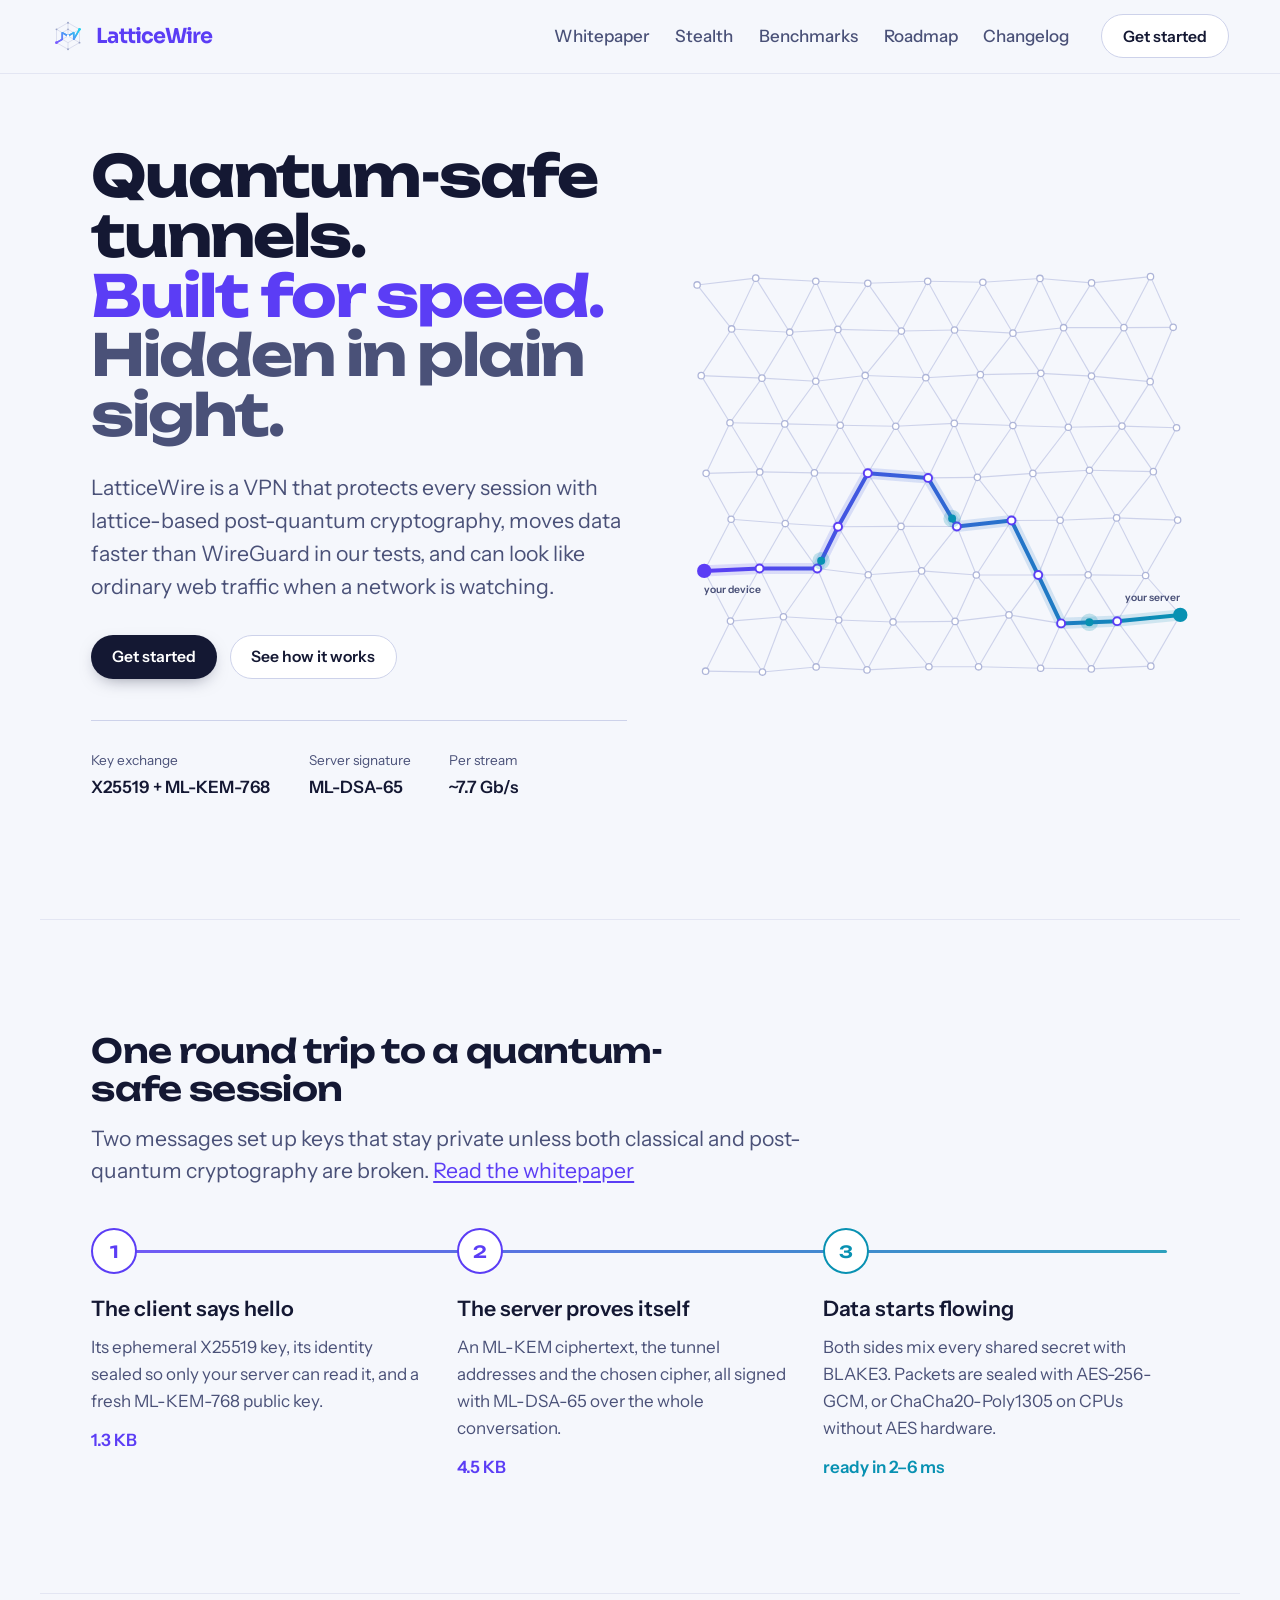
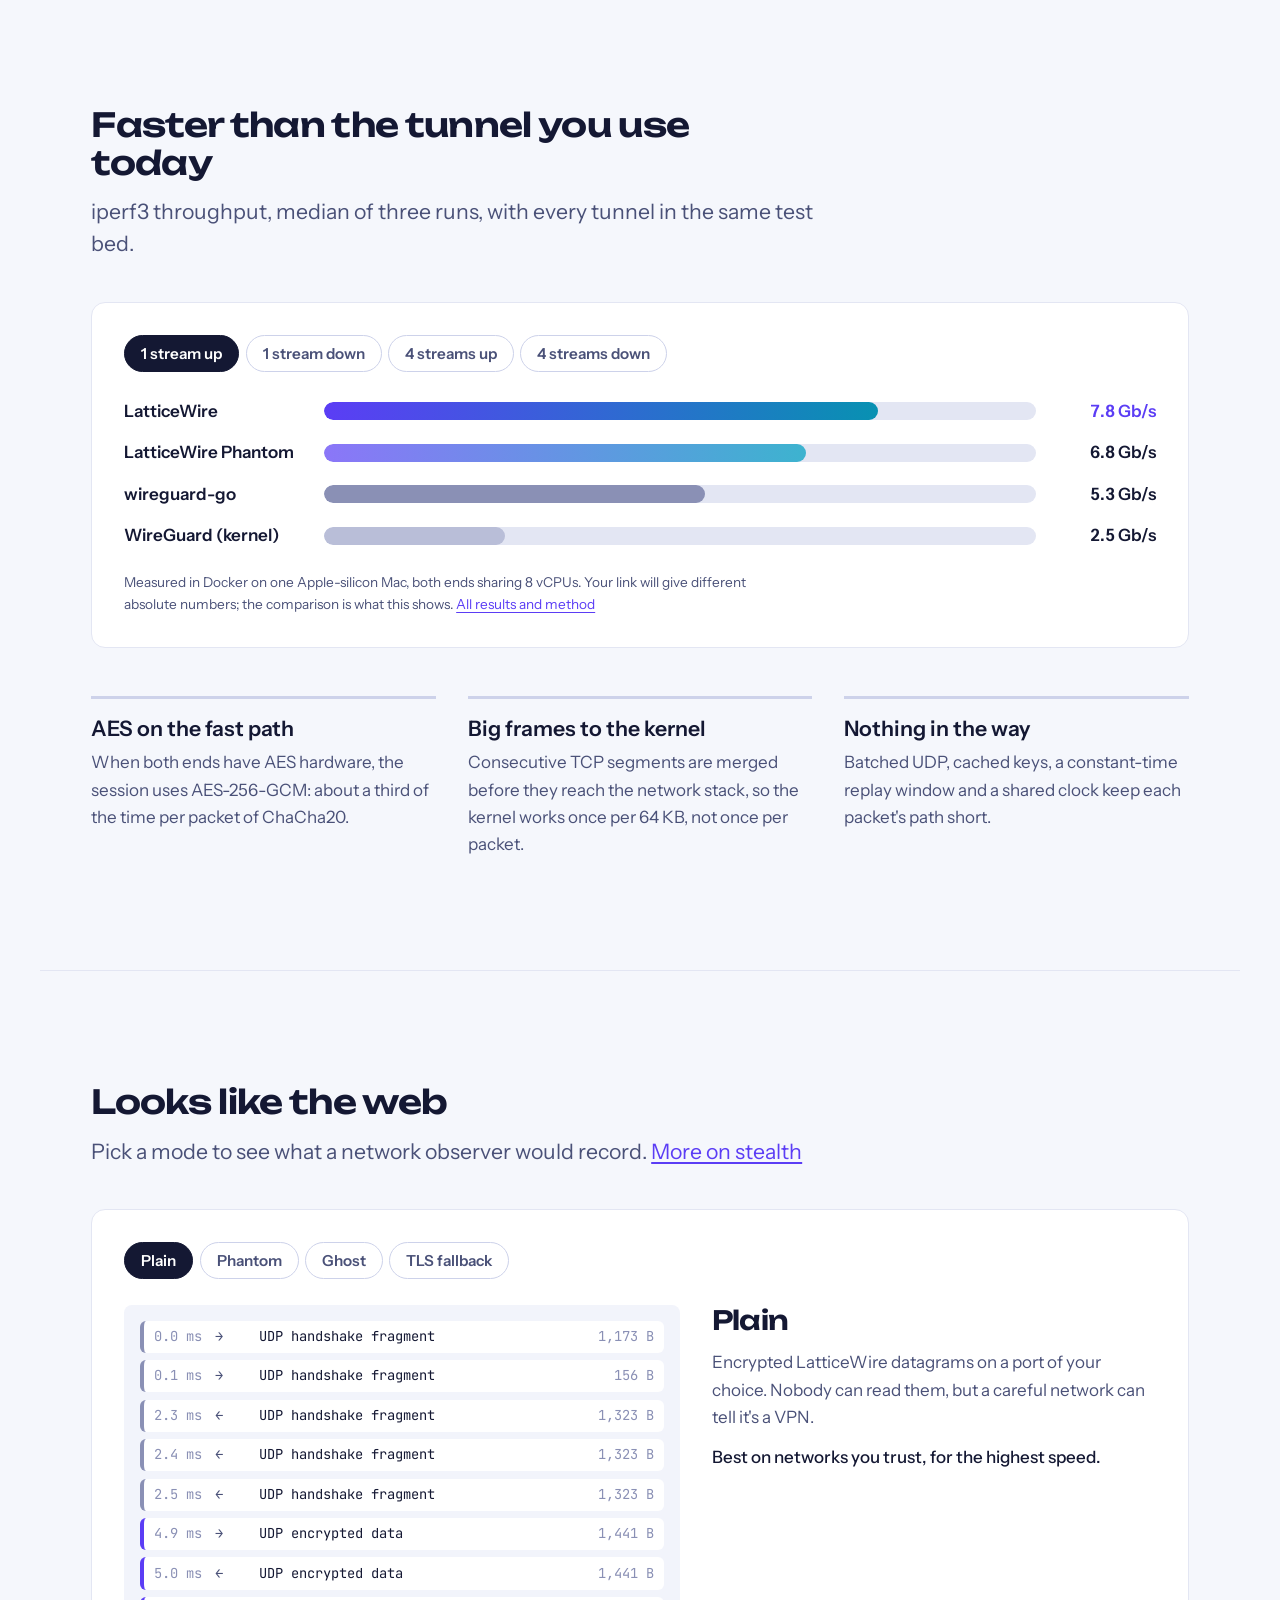
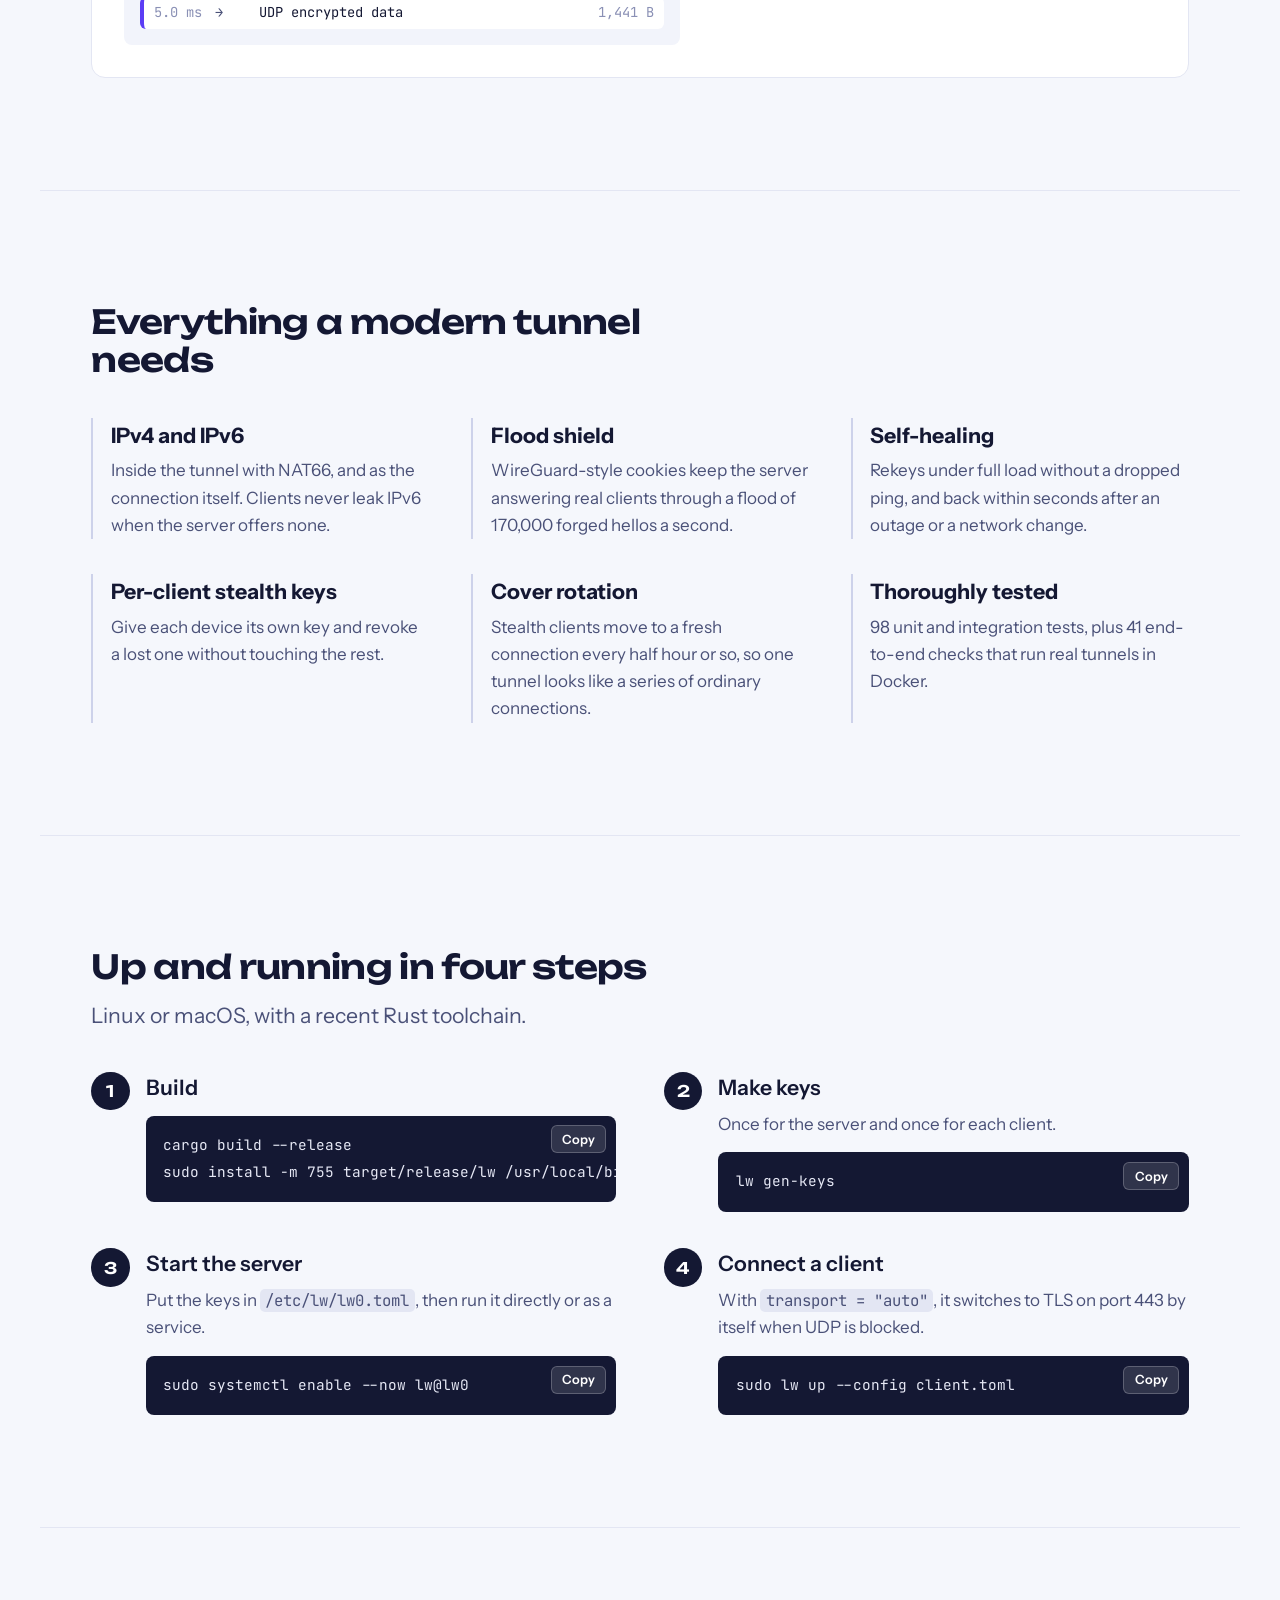
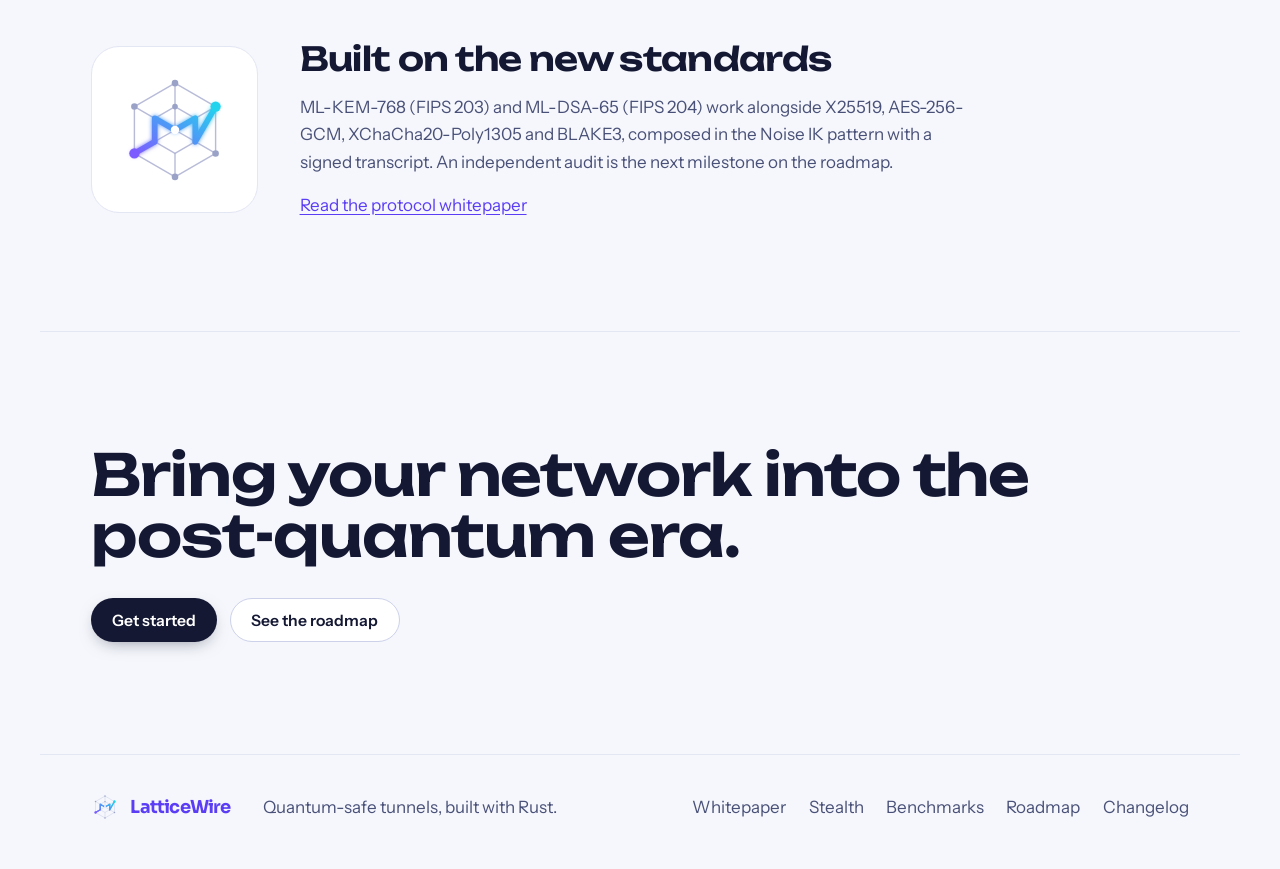
<file: index.html>
<!doctype html>
<html lang="en">
<head>
  <meta charset="utf-8">
  <meta name="viewport" content="width=device-width, initial-scale=1">
  <title>LatticeWire: quantum-safe tunnels</title>
  <meta name="description" content="LatticeWire is a VPN with a hybrid X25519 + ML-KEM-768 handshake, an AES-GCM fast path and QUIC-shaped stealth. Built for speed. Hidden in plain sight.">
  <meta property="og:title" content="LatticeWire: quantum-safe tunnels">
  <meta property="og:description" content="Quantum-safe tunnels. Built for speed. Hidden in plain sight.">
  <meta property="og:image" content="https://faizi44.github.io/latticewire/assets/social-preview.png">
  <meta property="og:url" content="https://faizi44.github.io/latticewire/">
  <meta name="twitter:card" content="summary_large_image">
  <meta name="theme-color" content="#F5F7FC">
  <link rel="icon" href="assets/logo-icon.svg" type="image/svg+xml">
  <link rel="preconnect" href="https://fonts.googleapis.com">
  <link rel="preconnect" href="https://fonts.gstatic.com" crossorigin>
  <link href="https://fonts.googleapis.com/css2?family=Unbounded:wght@500;600;700&family=Sora:wght@700&family=Instrument+Sans:wght@400;500;600;700&family=JetBrains+Mono:wght@400;600&display=swap" rel="stylesheet">
  <link rel="stylesheet" href="styles.css">
  <script>document.documentElement.classList.add("js")</script>
</head>
<body>
  <a class="skip" href="#main">Skip to content</a>

  <header class="nav">
    <a class="brand" href="#top" aria-label="LatticeWire home">
      <img src="assets/logo-mark.svg" alt="" width="34" height="34">
      <span>Lattice<b>Wire</b></span>
    </a>
    <nav id="site-nav" aria-label="Pages">
      <a href="whitepaper.html">Whitepaper</a>
      <a href="stealth.html">Stealth</a>
      <a href="benchmarks.html">Benchmarks</a>
      <a href="roadmap.html">Roadmap</a>
      <a href="changelog.html">Changelog</a>
    </nav>
    <button class="menu-btn" type="button" aria-expanded="false" aria-controls="site-nav">Menu</button>
    <a class="btn btn-ghost" href="#start">Get started</a>
  </header>

  <main id="main">
    <!-- Hero: the lattice is the memorable moment -->
    <section class="hero" id="top">
      <div class="hero-copy">
        <h1 class="hero-title">
          <span class="line">Quantum-safe tunnels.</span>
          <span class="line">Built for speed.</span>
          <span class="line">Hidden in plain sight.</span>
        </h1>
        <p class="hero-lede">LatticeWire is a VPN that protects every session with lattice-based post-quantum cryptography, moves data faster than WireGuard in our tests, and can look like ordinary web traffic when a network is watching.</p>
        <div class="hero-actions">
          <a class="btn btn-primary" href="#start">Get started</a>
          <a class="btn btn-ghost" href="#session">See how it works</a>
        </div>
        <dl class="hero-facts">
          <div><dt>Key exchange</dt><dd>X25519 + ML-KEM-768</dd></div>
          <div><dt>Server signature</dt><dd>ML-DSA-65</dd></div>
          <div><dt>Per stream</dt><dd>~7.7 Gb/s</dd></div>
        </dl>
      </div>
      <div class="hero-art" aria-hidden="true">
        <svg id="lattice" viewBox="0 0 640 560" preserveAspectRatio="xMidYMid meet"></svg>
      </div>
    </section>

    <!-- The handshake is a real sequence, so it is numbered -->
    <section class="session" id="session" aria-labelledby="session-title">
      <div class="section-head">
        <h2 id="session-title">One round trip to a quantum-safe session</h2>
        <p>Two messages set up keys that stay private unless both classical and post-quantum cryptography are broken. <a href="whitepaper.html#handshake">Read the whitepaper</a></p>
      </div>
      <ol class="flow">
        <li class="flow-step">
          <span class="flow-n">1</span>
          <h3>The client says hello</h3>
          <p>Its ephemeral X25519 key, its identity sealed so only your server can read it, and a fresh ML-KEM-768 public key.</p>
          <span class="flow-size">1.3 KB</span>
        </li>
        <li class="flow-step">
          <span class="flow-n">2</span>
          <h3>The server proves itself</h3>
          <p>An ML-KEM ciphertext, the tunnel addresses and the chosen cipher, all signed with ML-DSA-65 over the whole conversation.</p>
          <span class="flow-size">4.5 KB</span>
        </li>
        <li class="flow-step">
          <span class="flow-n">3</span>
          <h3>Data starts flowing</h3>
          <p>Both sides mix every shared secret with BLAKE3. Packets are sealed with AES-256-GCM, or ChaCha20-Poly1305 on CPUs without AES hardware.</p>
          <span class="flow-size">ready in 2–6 ms</span>
        </li>
      </ol>
    </section>

    <!-- Speed: bars move when the reader picks a test -->
    <section class="speed" id="speed" aria-labelledby="speed-title">
      <div class="section-head">
        <h2 id="speed-title">Faster than the tunnel you use today</h2>
        <p>iperf3 throughput, median of three runs, with every tunnel in the same test bed.</p>
      </div>
      <div class="chart" data-chart>
        <div class="tabs" role="tablist" aria-label="Test">
          <button role="tab" aria-selected="true" data-test="0">1 stream up</button>
          <button role="tab" aria-selected="false" data-test="1">1 stream down</button>
          <button role="tab" aria-selected="false" data-test="2">4 streams up</button>
          <button role="tab" aria-selected="false" data-test="3">4 streams down</button>
        </div>
        <div class="bars" role="tabpanel" aria-live="polite">
          <div class="bar-row bar-lw"><span class="bar-name">LatticeWire</span><span class="bar-track"><span class="bar-fill"></span></span><span class="bar-val"></span></div>
          <div class="bar-row bar-ph"><span class="bar-name">LatticeWire Phantom</span><span class="bar-track"><span class="bar-fill"></span></span><span class="bar-val"></span></div>
          <div class="bar-row bar-wg"><span class="bar-name">wireguard-go</span><span class="bar-track"><span class="bar-fill"></span></span><span class="bar-val"></span></div>
          <div class="bar-row bar-kw"><span class="bar-name">WireGuard (kernel)</span><span class="bar-track"><span class="bar-fill"></span></span><span class="bar-val"></span></div>
        </div>
        <p class="note">Measured in Docker on one Apple-silicon Mac, both ends sharing 8 vCPUs. Your link will give different absolute numbers; the comparison is what this shows. <a href="benchmarks.html">All results and method</a></p>
      </div>
      <div class="speed-why">
        <div><h3>AES on the fast path</h3><p>When both ends have AES hardware, the session uses AES-256-GCM: about a third of the time per packet of ChaCha20.</p></div>
        <div><h3>Big frames to the kernel</h3><p>Consecutive TCP segments are merged before they reach the network stack, so the kernel works once per 64 KB, not once per packet.</p></div>
        <div><h3>Nothing in the way</h3><p>Batched UDP, cached keys, a constant-time replay window and a shared clock keep each packet's path short.</p></div>
      </div>
    </section>

    <!-- Stealth: what a network observer sees, per mode -->
    <section class="stealth" id="stealth" aria-labelledby="stealth-title">
      <div class="section-head">
        <h2 id="stealth-title">Looks like the web</h2>
        <p>Pick a mode to see what a network observer would record. <a href="stealth.html">More on stealth</a></p>
      </div>
      <div class="observer" data-observer>
        <div class="tabs" role="tablist" aria-label="Mode">
          <button role="tab" aria-selected="true" data-mode="plain">Plain</button>
          <button role="tab" aria-selected="false" data-mode="phantom">Phantom</button>
          <button role="tab" aria-selected="false" data-mode="ghost">Ghost</button>
          <button role="tab" aria-selected="false" data-mode="tls">TLS fallback</button>
        </div>
        <div class="capture" role="tabpanel" aria-live="polite">
          <ol class="packets" data-packets></ol>
          <div class="capture-text">
            <h3 data-mode-title></h3>
            <p data-mode-body></p>
            <p class="capture-when" data-mode-when></p>
          </div>
        </div>
      </div>
    </section>

    <!-- Features: a plain definition list, no card grid -->
    <section class="features" aria-labelledby="features-title">
      <h2 id="features-title">Everything a modern tunnel needs</h2>
      <dl class="feature-list">
        <div><dt>IPv4 and IPv6</dt><dd>Inside the tunnel with NAT66, and as the connection itself. Clients never leak IPv6 when the server offers none.</dd></div>
        <div><dt>Flood shield</dt><dd>WireGuard-style cookies keep the server answering real clients through a flood of 170,000 forged hellos a second.</dd></div>
        <div><dt>Self-healing</dt><dd>Rekeys under full load without a dropped ping, and back within seconds after an outage or a network change.</dd></div>
        <div><dt>Per-client stealth keys</dt><dd>Give each device its own key and revoke a lost one without touching the rest.</dd></div>
        <div><dt>Cover rotation</dt><dd>Stealth clients move to a fresh connection every half hour or so, so one tunnel looks like a series of ordinary connections.</dd></div>
        <div><dt>Thoroughly tested</dt><dd>98 unit and integration tests, plus 41 end-to-end checks that run real tunnels in Docker.</dd></div>
      </dl>
    </section>

    <!-- Get started is a real sequence -->
    <section class="start" id="start" aria-labelledby="start-title">
      <div class="section-head">
        <h2 id="start-title">Up and running in four steps</h2>
        <p>Linux or macOS, with a recent Rust toolchain.</p>
      </div>
      <ol class="steps">
        <li>
          <h3>Build</h3>
          <div class="code"><pre><code>cargo build --release
sudo install -m 755 target/release/lw /usr/local/bin/lw</code></pre><button class="copy" type="button">Copy</button></div>
        </li>
        <li>
          <h3>Make keys</h3>
          <p>Once for the server and once for each client.</p>
          <div class="code"><pre><code>lw gen-keys</code></pre><button class="copy" type="button">Copy</button></div>
        </li>
        <li>
          <h3>Start the server</h3>
          <p>Put the keys in <code>/etc/lw/lw0.toml</code>, then run it directly or as a service.</p>
          <div class="code"><pre><code>sudo systemctl enable --now lw@lw0</code></pre><button class="copy" type="button">Copy</button></div>
        </li>
        <li>
          <h3>Connect a client</h3>
          <p>With <code>transport = "auto"</code>, it switches to TLS on port 443 by itself when UDP is blocked.</p>
          <div class="code"><pre><code>sudo lw up --config client.toml</code></pre><button class="copy" type="button">Copy</button></div>
        </li>
      </ol>
    </section>

    <section class="security" aria-labelledby="security-title">
      <div class="security-mark" aria-hidden="true"><img src="assets/logo-mark.svg" alt="" width="120" height="120"></div>
      <div>
        <h2 id="security-title">Built on the new standards</h2>
        <p>ML-KEM-768 (FIPS 203) and ML-DSA-65 (FIPS 204) work alongside X25519, AES-256-GCM, XChaCha20-Poly1305 and BLAKE3, composed in the Noise IK pattern with a signed transcript. An independent audit is the next milestone on the roadmap.</p>
        <p><a href="whitepaper.html#primitives">Read the protocol whitepaper</a></p>
      </div>
    </section>

    <section class="cta">
      <h2>Bring your network into the post-quantum era.</h2>
      <div class="hero-actions">
        <a class="btn btn-primary" href="#start">Get started</a>
        <a class="btn btn-ghost" href="roadmap.html">See the roadmap</a>
      </div>
    </section>
  </main>

  <footer class="footer">
    <a class="brand" href="#top"><img src="assets/logo-mark.svg" alt="" width="28" height="28"><span>Lattice<b>Wire</b></span></a>
    <p>Quantum-safe tunnels, built with Rust.</p>
    <nav aria-label="Pages">
      <a href="whitepaper.html">Whitepaper</a>
      <a href="stealth.html">Stealth</a>
      <a href="benchmarks.html">Benchmarks</a>
      <a href="roadmap.html">Roadmap</a>
      <a href="changelog.html">Changelog</a>
    </nav>
  </footer>

  <script src="app.js" defer></script>
</body>
</html>
</file>
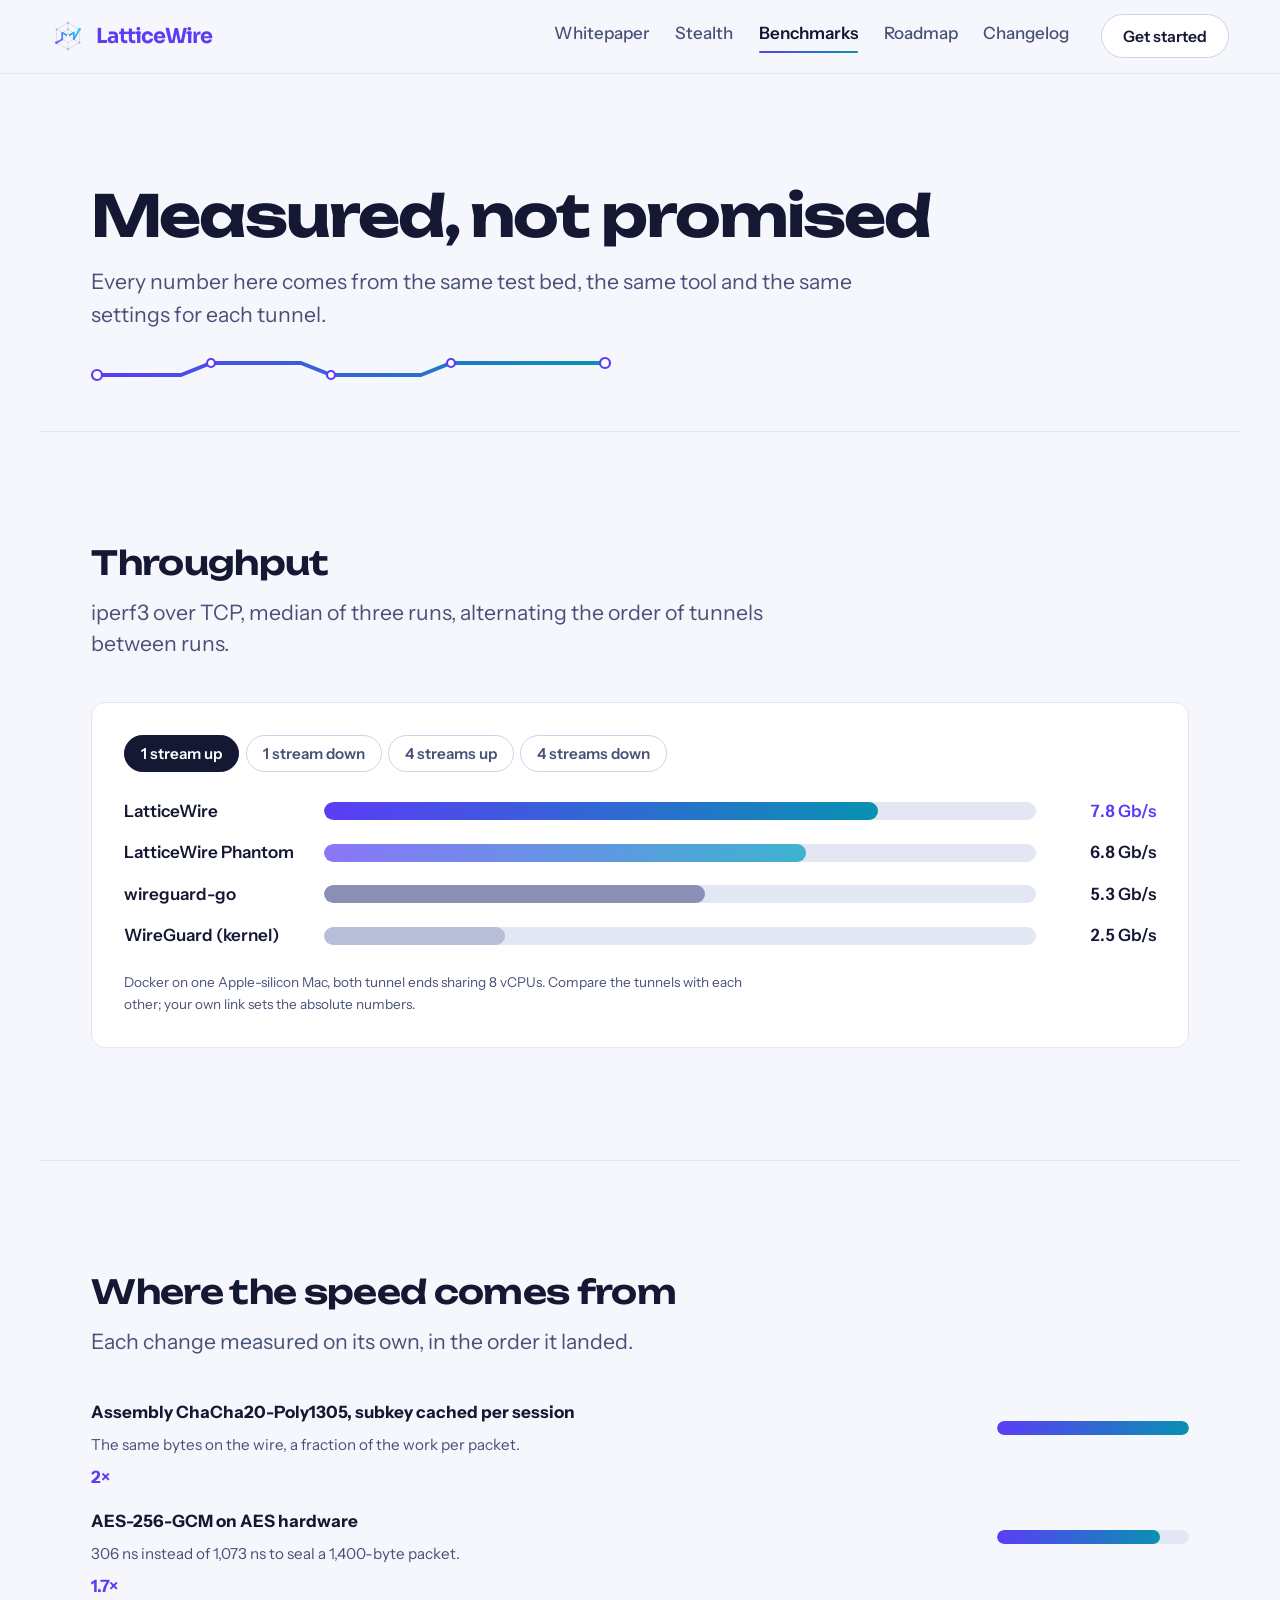
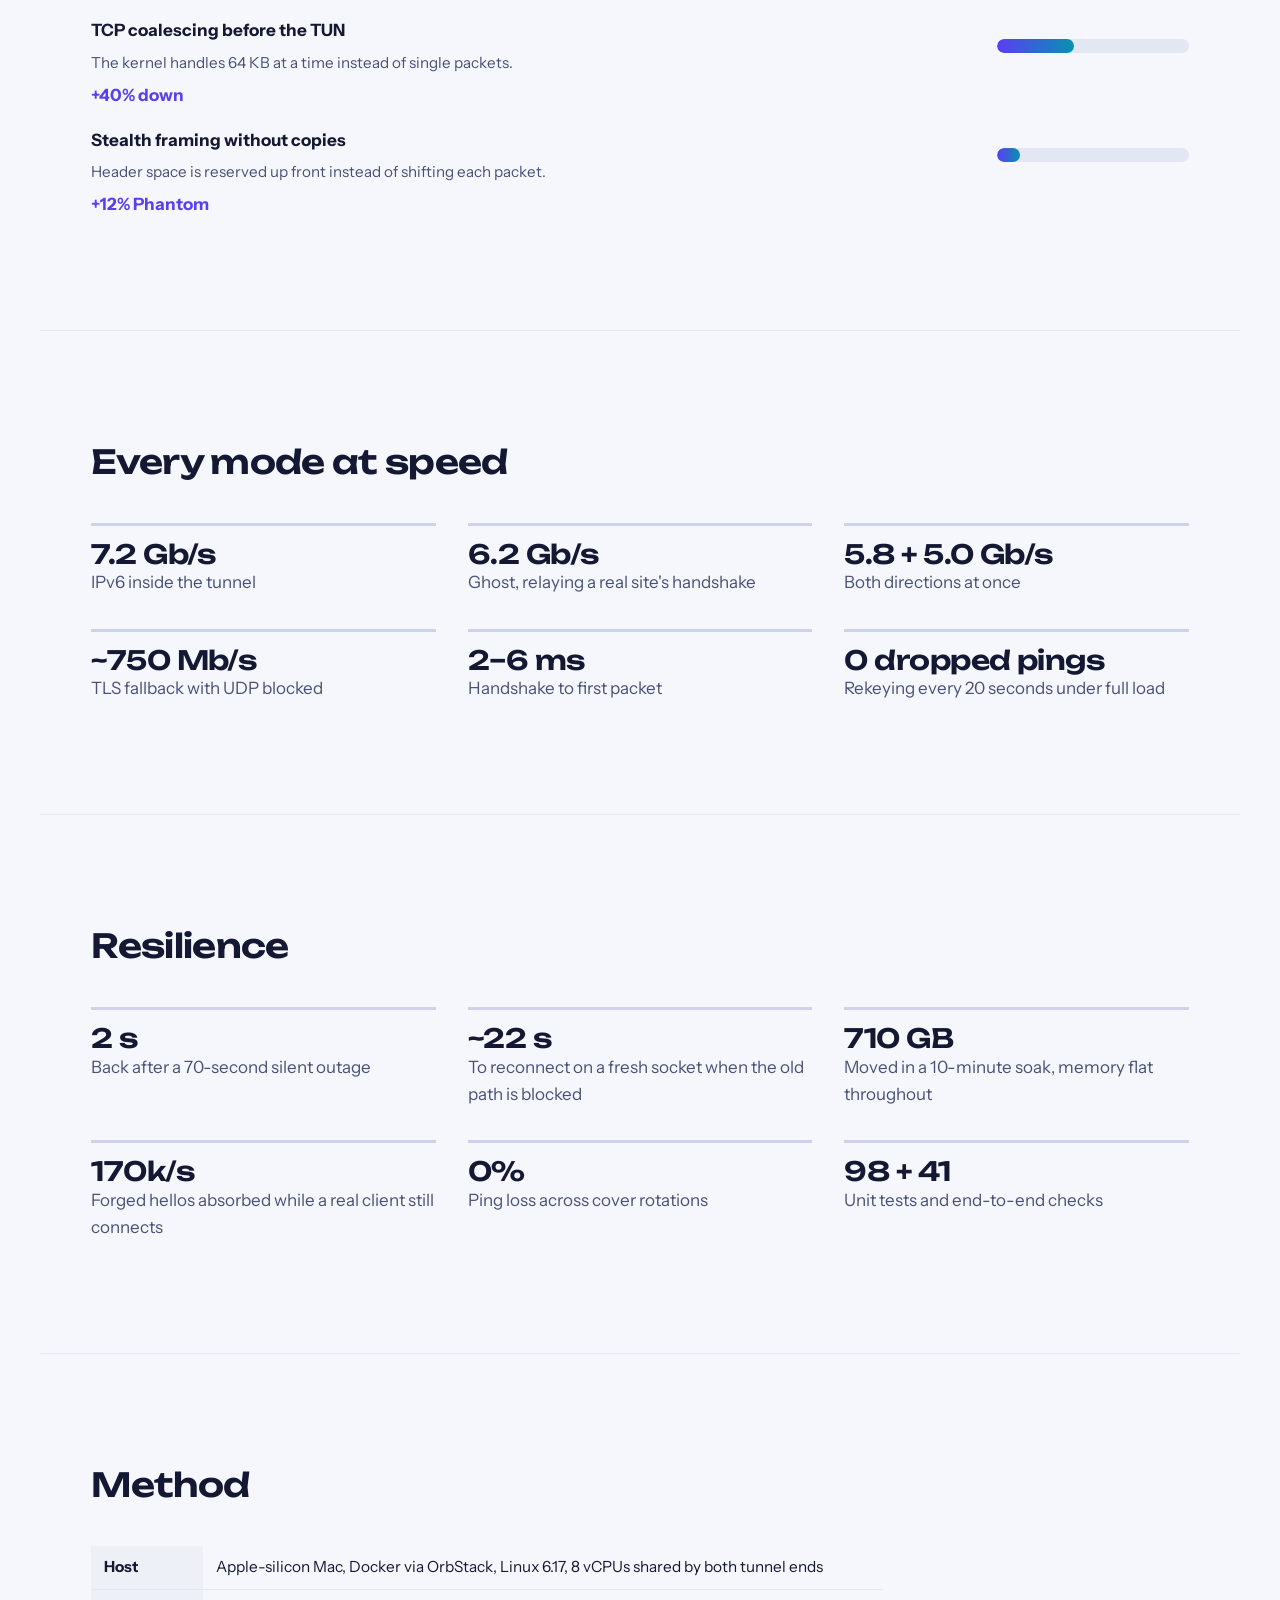
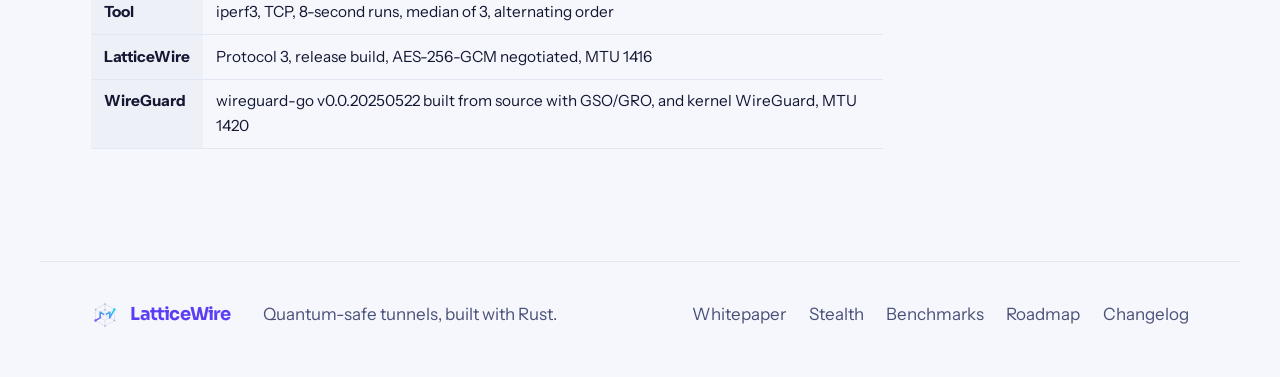
<file: benchmarks.html>
<!doctype html>
<html lang="en">
<head>
  <meta charset="utf-8">
  <meta name="viewport" content="width=device-width, initial-scale=1">
  <title>Benchmarks · LatticeWire</title>
  <meta name="description" content="LatticeWire throughput, handshake and resilience results, with method.">
  <meta property="og:title" content="Benchmarks · LatticeWire">
  <meta property="og:description" content="LatticeWire throughput, handshake and resilience results, with method.">
  <meta property="og:image" content="https://faizi44.github.io/latticewire/assets/social-preview.png">
  <meta name="twitter:card" content="summary_large_image">
  <meta name="theme-color" content="#F5F7FC">
  <link rel="icon" href="assets/logo-icon.svg" type="image/svg+xml">
  <link rel="preconnect" href="https://fonts.googleapis.com">
  <link rel="preconnect" href="https://fonts.gstatic.com" crossorigin>
  <link href="https://fonts.googleapis.com/css2?family=Unbounded:wght@500;600;700&family=Sora:wght@700&family=Instrument+Sans:wght@400;500;600;700&family=JetBrains+Mono:wght@400;600&display=swap" rel="stylesheet">
  <link rel="stylesheet" href="styles.css">
  <script>document.documentElement.classList.add("js")</script>
</head>
<body>
  <a class="skip" href="#main">Skip to content</a>
  <header class="nav">
    <a class="brand" href="index.html" aria-label="LatticeWire home">
      <img src="assets/logo-mark.svg" alt="" width="34" height="34">
      <span>Lattice<b>Wire</b></span>
    </a>
    <nav id="site-nav" aria-label="Pages">
      <a href="whitepaper.html">Whitepaper</a>
      <a href="stealth.html">Stealth</a>
      <a href="benchmarks.html" aria-current="page">Benchmarks</a>
      <a href="roadmap.html">Roadmap</a>
      <a href="changelog.html">Changelog</a>
    </nav>
    <button class="menu-btn" type="button" aria-expanded="false" aria-controls="site-nav">Menu</button>
    <a class="btn btn-ghost" href="index.html#start">Get started</a>
  </header>
  <main id="main">
    <section class="page-hero">
      <h1>Measured, not promised</h1>
      <p>Every number here comes from the same test bed, the same tool and the same settings for each tunnel.</p>
      <svg class="page-wire" viewBox="0 0 520 26" aria-hidden="true">
          <defs><linearGradient id="pwGrad" x1="0" x2="1"><stop offset="0" stop-color="#5B3DF5"/><stop offset="1" stop-color="#0891B2"/></linearGradient></defs>
          <path d="M6 18 L90 18 L120 6 L210 6 L240 18 L330 18 L360 6 L514 6"/>
          <circle cx="6" cy="18" r="5" style="animation-delay:.2s"/><circle cx="120" cy="6" r="4" style="animation-delay:.45s"/>
          <circle cx="240" cy="18" r="4" style="animation-delay:.75s"/><circle cx="360" cy="6" r="4" style="animation-delay:1.05s"/>
          <circle cx="514" cy="6" r="5" style="animation-delay:1.4s"/>
        </svg>
    </section>
    <section aria-labelledby="tp-title">
      <div class="section-head">
        <h2 id="tp-title">Throughput</h2>
        <p>iperf3 over TCP, median of three runs, alternating the order of tunnels between runs.</p>
      </div>
      <div class="chart" data-chart>
        <div class="tabs" role="tablist" aria-label="Test">
          <button role="tab" aria-selected="true" data-test="0">1 stream up</button>
          <button role="tab" aria-selected="false" data-test="1">1 stream down</button>
          <button role="tab" aria-selected="false" data-test="2">4 streams up</button>
          <button role="tab" aria-selected="false" data-test="3">4 streams down</button>
        </div>
        <div class="bars" role="tabpanel" aria-live="polite">
          <div class="bar-row bar-lw"><span class="bar-name">LatticeWire</span><span class="bar-track"><span class="bar-fill"></span></span><span class="bar-val"></span></div>
          <div class="bar-row bar-ph"><span class="bar-name">LatticeWire Phantom</span><span class="bar-track"><span class="bar-fill"></span></span><span class="bar-val"></span></div>
          <div class="bar-row bar-wg"><span class="bar-name">wireguard-go</span><span class="bar-track"><span class="bar-fill"></span></span><span class="bar-val"></span></div>
          <div class="bar-row bar-kw"><span class="bar-name">WireGuard (kernel)</span><span class="bar-track"><span class="bar-fill"></span></span><span class="bar-val"></span></div>
        </div>
        <p class="note">Docker on one Apple-silicon Mac, both tunnel ends sharing 8 vCPUs. Compare the tunnels with each other; your own link sets the absolute numbers.</p>
      </div>
    </section>

    <section aria-labelledby="gain-title">
      <div class="section-head">
        <h2 id="gain-title">Where the speed comes from</h2>
        <p>Each change measured on its own, in the order it landed.</p>
      </div>
      <div class="gains" data-gains>
        <div class="gain"><b>Assembly ChaCha20-Poly1305, subkey cached per session</b><p>The same bytes on the wire, a fraction of the work per packet.</p><span class="meter"><i data-w="100"></i></span><em>2×</em></div>
        <div class="gain"><b>AES-256-GCM on AES hardware</b><p>306 ns instead of 1,073 ns to seal a 1,400-byte packet.</p><span class="meter"><i data-w="85"></i></span><em>1.7×</em></div>
        <div class="gain"><b>TCP coalescing before the TUN</b><p>The kernel handles 64 KB at a time instead of single packets.</p><span class="meter"><i data-w="40"></i></span><em>+40% down</em></div>
        <div class="gain"><b>Stealth framing without copies</b><p>Header space is reserved up front instead of shifting each packet.</p><span class="meter"><i data-w="12"></i></span><em>+12% Phantom</em></div>
      </div>
    </section>

    <section aria-labelledby="more-title">
      <div class="section-head"><h2 id="more-title">Every mode at speed</h2></div>
      <div class="stat-grid">
        <div><b>7.2 Gb/s</b><span>IPv6 inside the tunnel</span></div>
        <div><b>6.2 Gb/s</b><span>Ghost, relaying a real site's handshake</span></div>
        <div><b>5.8 + 5.0 Gb/s</b><span>Both directions at once</span></div>
        <div><b>~750 Mb/s</b><span>TLS fallback with UDP blocked</span></div>
        <div><b>2–6 ms</b><span>Handshake to first packet</span></div>
        <div><b>0 dropped pings</b><span>Rekeying every 20 seconds under full load</span></div>
      </div>
    </section>

    <section aria-labelledby="res-title">
      <div class="section-head"><h2 id="res-title">Resilience</h2></div>
      <div class="stat-grid">
        <div><b>2 s</b><span>Back after a 70-second silent outage</span></div>
        <div><b>~22 s</b><span>To reconnect on a fresh socket when the old path is blocked</span></div>
        <div><b>710 GB</b><span>Moved in a 10-minute soak, memory flat throughout</span></div>
        <div><b>170k/s</b><span>Forged hellos absorbed while a real client still connects</span></div>
        <div><b>0%</b><span>Ping loss across cover rotations</span></div>
        <div><b>98 + 41</b><span>Unit tests and end-to-end checks</span></div>
      </div>
    </section>

    <section aria-labelledby="method-title">
      <div class="section-head"><h2 id="method-title">Method</h2></div>
      <div class="prose">
        <table>
          <tr><th>Host</th><td>Apple-silicon Mac, Docker via OrbStack, Linux 6.17, 8 vCPUs shared by both tunnel ends</td></tr>
          <tr><th>Tool</th><td>iperf3, TCP, 8-second runs, median of 3, alternating order</td></tr>
          <tr><th>LatticeWire</th><td>Protocol 3, release build, AES-256-GCM negotiated, MTU 1416</td></tr>
          <tr><th>WireGuard</th><td>wireguard-go v0.0.20250522 built from source with GSO/GRO, and kernel WireGuard, MTU 1420</td></tr>
        </table>
      </div>
    </section>
  </main>
  <footer class="footer">
    <a class="brand" href="index.html"><img src="assets/logo-mark.svg" alt="" width="28" height="28"><span>Lattice<b>Wire</b></span></a>
    <p>Quantum-safe tunnels, built with Rust.</p>
    <nav aria-label="Pages">
      <a href="whitepaper.html">Whitepaper</a>
      <a href="stealth.html">Stealth</a>
      <a href="benchmarks.html">Benchmarks</a>
      <a href="roadmap.html">Roadmap</a>
      <a href="changelog.html">Changelog</a>
    </nav>
  </footer>
  <script src="app.js" defer></script>
</body>
</html>
</file>
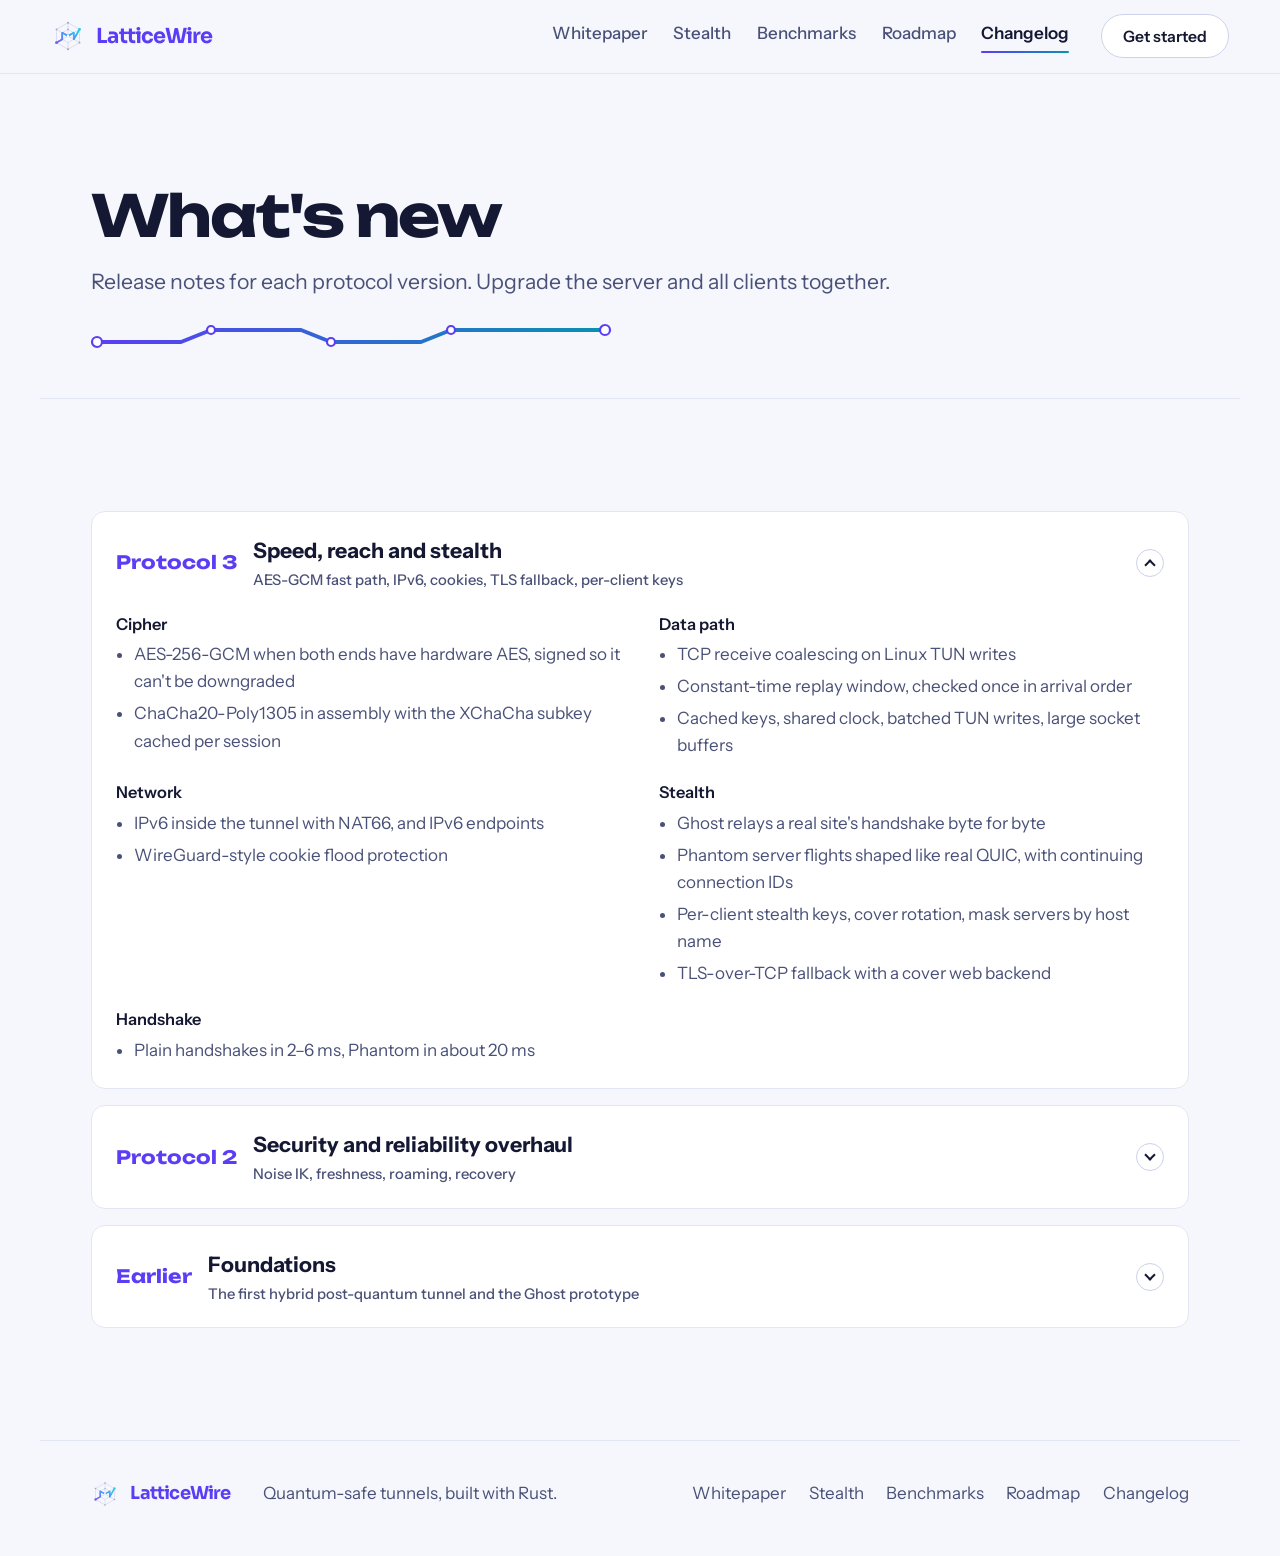
<file: changelog.html>
<!doctype html>
<html lang="en">
<head>
  <meta charset="utf-8">
  <meta name="viewport" content="width=device-width, initial-scale=1">
  <title>Changelog · LatticeWire</title>
  <meta name="description" content="Release notes for every LatticeWire protocol version.">
  <meta property="og:title" content="Changelog · LatticeWire">
  <meta property="og:description" content="Release notes for every LatticeWire protocol version.">
  <meta property="og:image" content="https://faizi44.github.io/latticewire/assets/social-preview.png">
  <meta name="twitter:card" content="summary_large_image">
  <meta name="theme-color" content="#F5F7FC">
  <link rel="icon" href="assets/logo-icon.svg" type="image/svg+xml">
  <link rel="preconnect" href="https://fonts.googleapis.com">
  <link rel="preconnect" href="https://fonts.gstatic.com" crossorigin>
  <link href="https://fonts.googleapis.com/css2?family=Unbounded:wght@500;600;700&family=Sora:wght@700&family=Instrument+Sans:wght@400;500;600;700&family=JetBrains+Mono:wght@400;600&display=swap" rel="stylesheet">
  <link rel="stylesheet" href="styles.css">
  <script>document.documentElement.classList.add("js")</script>
</head>
<body>
  <a class="skip" href="#main">Skip to content</a>
  <header class="nav">
    <a class="brand" href="index.html" aria-label="LatticeWire home">
      <img src="assets/logo-mark.svg" alt="" width="34" height="34">
      <span>Lattice<b>Wire</b></span>
    </a>
    <nav id="site-nav" aria-label="Pages">
      <a href="whitepaper.html">Whitepaper</a>
      <a href="stealth.html">Stealth</a>
      <a href="benchmarks.html">Benchmarks</a>
      <a href="roadmap.html">Roadmap</a>
      <a href="changelog.html" aria-current="page">Changelog</a>
    </nav>
    <button class="menu-btn" type="button" aria-expanded="false" aria-controls="site-nav">Menu</button>
    <a class="btn btn-ghost" href="index.html#start">Get started</a>
  </header>
  <main id="main">
    <section class="page-hero">
      <h1>What's new</h1>
      <p>Release notes for each protocol version. Upgrade the server and all clients together.</p>
      <svg class="page-wire" viewBox="0 0 520 26" aria-hidden="true">
          <defs><linearGradient id="pwGrad" x1="0" x2="1"><stop offset="0" stop-color="#5B3DF5"/><stop offset="1" stop-color="#0891B2"/></linearGradient></defs>
          <path d="M6 18 L90 18 L120 6 L210 6 L240 18 L330 18 L360 6 L514 6"/>
          <circle cx="6" cy="18" r="5" style="animation-delay:.2s"/><circle cx="120" cy="6" r="4" style="animation-delay:.45s"/>
          <circle cx="240" cy="18" r="4" style="animation-delay:.75s"/><circle cx="360" cy="6" r="4" style="animation-delay:1.05s"/>
          <circle cx="514" cy="6" r="5" style="animation-delay:1.4s"/>
        </svg>
    </section>
    <section>
      <div class="releases" data-releases>
      <article class="release" data-open="true">
        <button type="button" aria-expanded="true">
          <span class="ver">Protocol 3</span>
          <span class="title">Speed, reach and stealth<small>AES-GCM fast path, IPv6, cookies, TLS fallback, per-client keys</small></span>
          <span class="chev" aria-hidden="true"></span>
        </button>
        <div class="release-body"><div>
          <div class="groups">
            <div><h3>Cipher</h3><ul><li>AES-256-GCM when both ends have hardware AES, signed so it can't be downgraded</li><li>ChaCha20-Poly1305 in assembly with the XChaCha subkey cached per session</li></ul></div>
            <div><h3>Data path</h3><ul><li>TCP receive coalescing on Linux TUN writes</li><li>Constant-time replay window, checked once in arrival order</li><li>Cached keys, shared clock, batched TUN writes, large socket buffers</li></ul></div>
            <div><h3>Network</h3><ul><li>IPv6 inside the tunnel with NAT66, and IPv6 endpoints</li><li>WireGuard-style cookie flood protection</li></ul></div>
            <div><h3>Stealth</h3><ul><li>Ghost relays a real site's handshake byte for byte</li><li>Phantom server flights shaped like real QUIC, with continuing connection IDs</li><li>Per-client stealth keys, cover rotation, mask servers by host name</li><li>TLS-over-TCP fallback with a cover web backend</li></ul></div>
            <div><h3>Handshake</h3><ul><li>Plain handshakes in 2–6 ms, Phantom in about 20 ms</li></ul></div>
          </div>
        </div></div>
      </article>
      <article class="release" data-open="false">
        <button type="button" aria-expanded="false">
          <span class="ver">Protocol 2</span>
          <span class="title">Security and reliability overhaul<small>Noise IK, freshness, roaming, recovery</small></span>
          <span class="chev" aria-hidden="true"></span>
        </button>
        <div class="release-body"><div>
          <div class="groups">
            <div><h3>Security</h3><ul><li>Noise IK: the client proves its static key in the first message</li><li>Authenticated timestamps; identical retransmits get the cached reply</li><li>Per-client inner source checks and identity-bound addresses</li><li>Validated ML-KEM keys, hedged ML-DSA signing with a context string</li></ul></div>
            <div><h3>Reliability</h3><ul><li>Pending keys promoted on first use, so a lost reply can't stall the tunnel</li><li>Reconnect on a fresh socket, one state machine checked every second</li><li>Clean shutdown restores routes, DNS and IPv6 settings</li></ul></div>
            <div><h3>Performance</h3><ul><li>Per-flow dispatch keeps each TCP flow in order</li><li>Capped UDP GSO runs and the real tunnel MTU</li></ul></div>
            <div><h3>Stealth</h3><ul><li>Handshakes wrapped in QUIC short headers with header protection</li><li>Single-use Initial connection IDs; probes are relayed to the cover site</li></ul></div>
          </div>
        </div></div>
      </article>
      <article class="release" data-open="false">
        <button type="button" aria-expanded="false">
          <span class="ver">Earlier</span>
          <span class="title">Foundations<small>The first hybrid post-quantum tunnel and the Ghost prototype</small></span>
          <span class="chev" aria-hidden="true"></span>
        </button>
        <div class="release-body"><div>
          <div class="groups">
            <div><h3>Highlights</h3><ul><li>First hybrid X25519 + ML-KEM handshake with ML-DSA server signatures</li><li>Direct-IO workers for the data plane</li><li>Ghost mode prototype with timing smoothing</li></ul></div>
          </div>
        </div></div>
      </article>
      </div>
    </section>
  </main>
  <footer class="footer">
    <a class="brand" href="index.html"><img src="assets/logo-mark.svg" alt="" width="28" height="28"><span>Lattice<b>Wire</b></span></a>
    <p>Quantum-safe tunnels, built with Rust.</p>
    <nav aria-label="Pages">
      <a href="whitepaper.html">Whitepaper</a>
      <a href="stealth.html">Stealth</a>
      <a href="benchmarks.html">Benchmarks</a>
      <a href="roadmap.html">Roadmap</a>
      <a href="changelog.html">Changelog</a>
    </nav>
  </footer>
  <script src="app.js" defer></script>
</body>
</html>
</file>
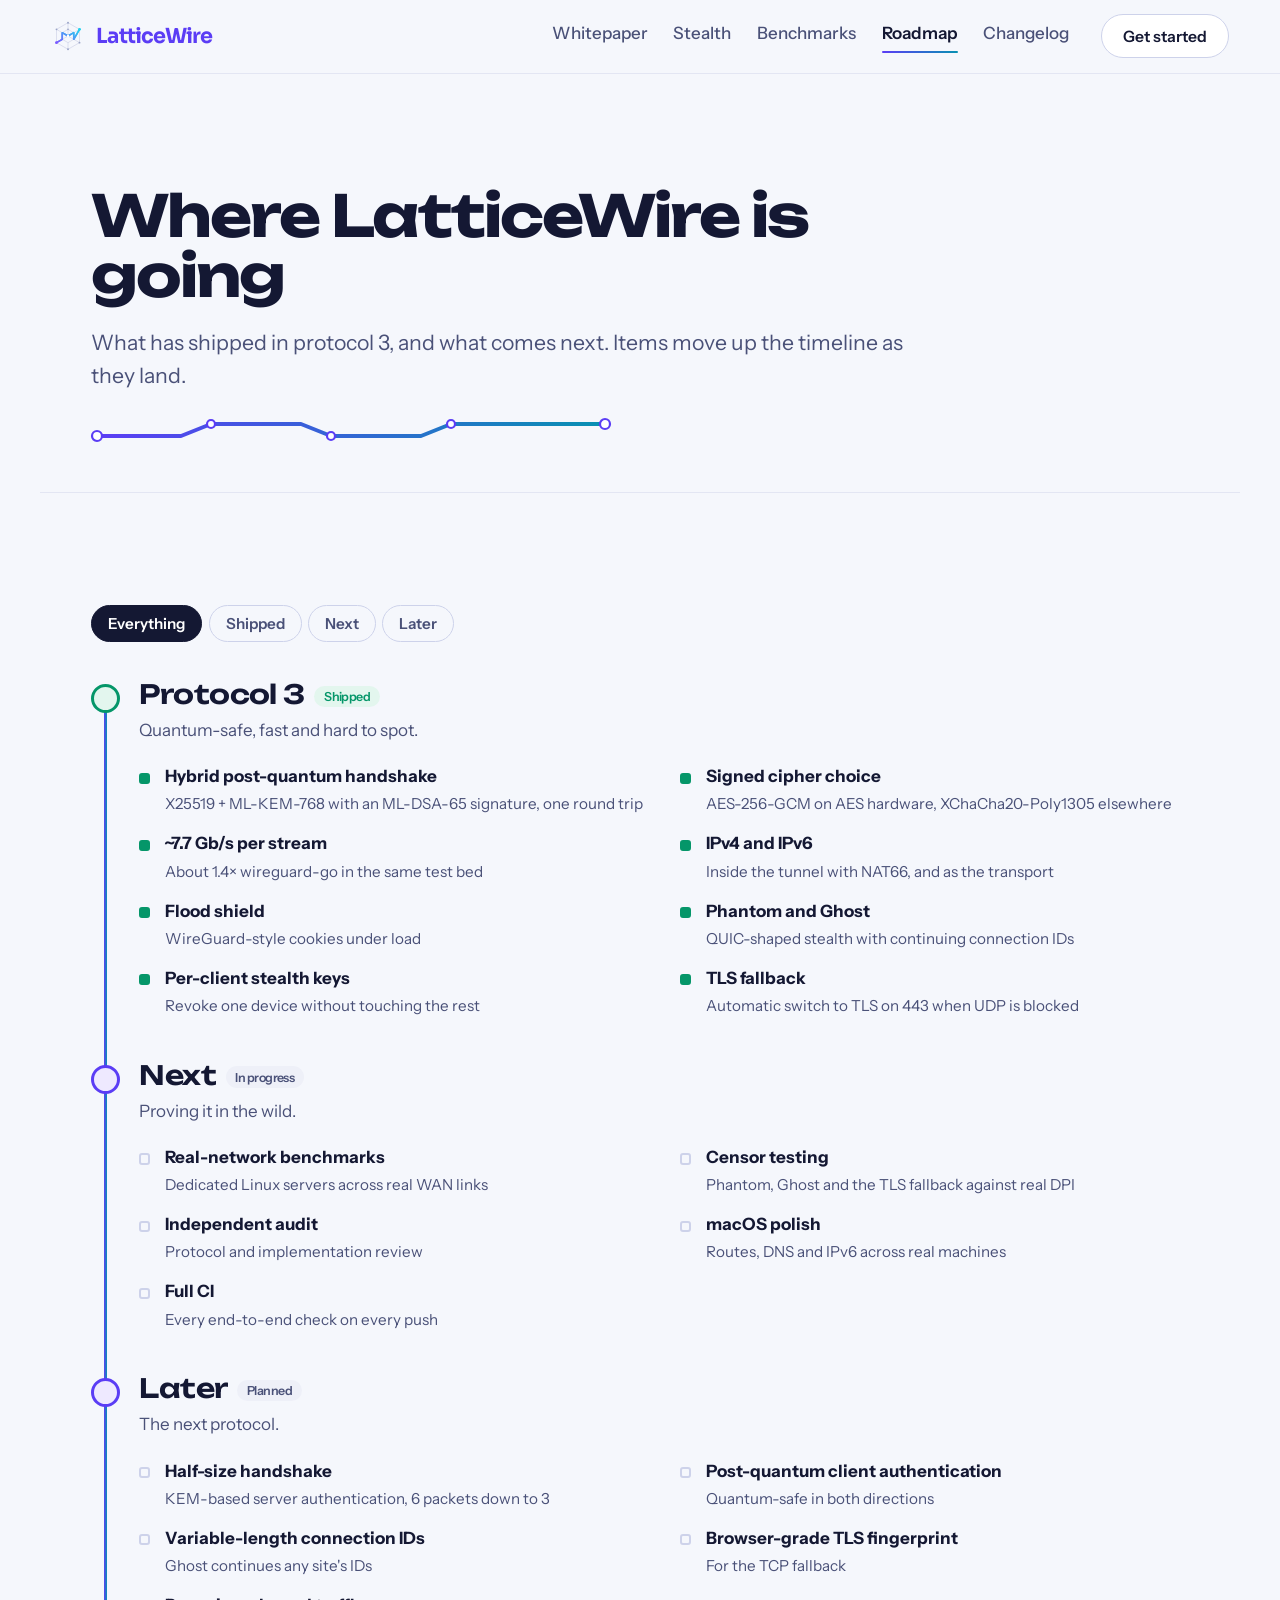
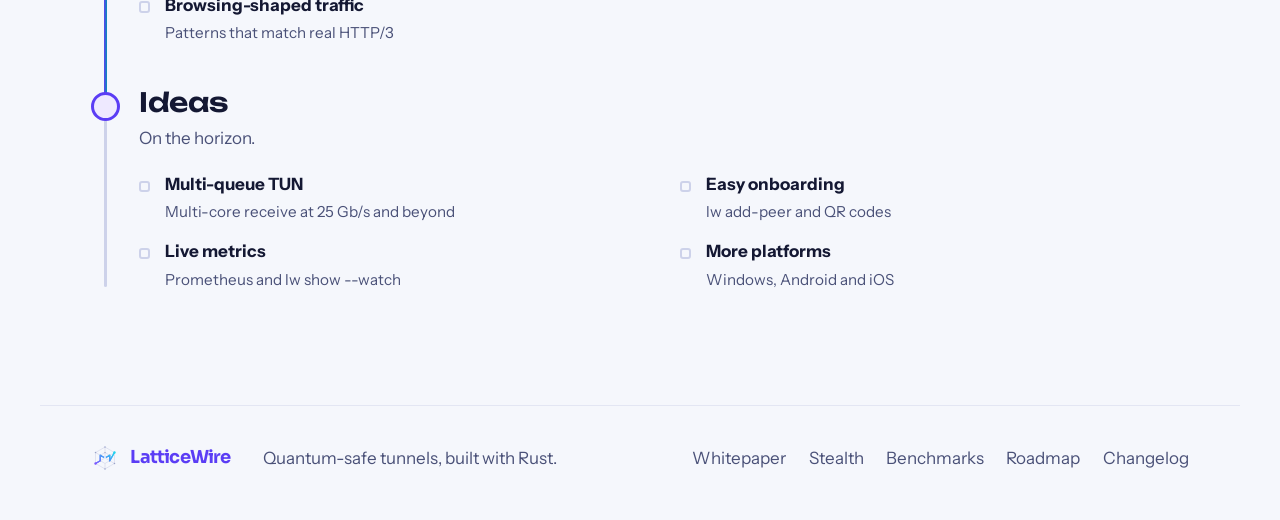
<file: roadmap.html>
<!doctype html>
<html lang="en">
<head>
  <meta charset="utf-8">
  <meta name="viewport" content="width=device-width, initial-scale=1">
  <title>Roadmap · LatticeWire</title>
  <meta name="description" content="What LatticeWire has shipped and what comes next.">
  <meta property="og:title" content="Roadmap · LatticeWire">
  <meta property="og:description" content="What LatticeWire has shipped and what comes next.">
  <meta property="og:image" content="https://faizi44.github.io/latticewire/assets/social-preview.png">
  <meta name="twitter:card" content="summary_large_image">
  <meta name="theme-color" content="#F5F7FC">
  <link rel="icon" href="assets/logo-icon.svg" type="image/svg+xml">
  <link rel="preconnect" href="https://fonts.googleapis.com">
  <link rel="preconnect" href="https://fonts.gstatic.com" crossorigin>
  <link href="https://fonts.googleapis.com/css2?family=Unbounded:wght@500;600;700&family=Sora:wght@700&family=Instrument+Sans:wght@400;500;600;700&family=JetBrains+Mono:wght@400;600&display=swap" rel="stylesheet">
  <link rel="stylesheet" href="styles.css">
  <script>document.documentElement.classList.add("js")</script>
</head>
<body>
  <a class="skip" href="#main">Skip to content</a>
  <header class="nav">
    <a class="brand" href="index.html" aria-label="LatticeWire home">
      <img src="assets/logo-mark.svg" alt="" width="34" height="34">
      <span>Lattice<b>Wire</b></span>
    </a>
    <nav id="site-nav" aria-label="Pages">
      <a href="whitepaper.html">Whitepaper</a>
      <a href="stealth.html">Stealth</a>
      <a href="benchmarks.html">Benchmarks</a>
      <a href="roadmap.html" aria-current="page">Roadmap</a>
      <a href="changelog.html">Changelog</a>
    </nav>
    <button class="menu-btn" type="button" aria-expanded="false" aria-controls="site-nav">Menu</button>
    <a class="btn btn-ghost" href="index.html#start">Get started</a>
  </header>
  <main id="main">
    <section class="page-hero">
      <h1>Where LatticeWire is going</h1>
      <p>What has shipped in protocol 3, and what comes next. Items move up the timeline as they land.</p>
      <svg class="page-wire" viewBox="0 0 520 26" aria-hidden="true">
          <defs><linearGradient id="pwGrad" x1="0" x2="1"><stop offset="0" stop-color="#5B3DF5"/><stop offset="1" stop-color="#0891B2"/></linearGradient></defs>
          <path d="M6 18 L90 18 L120 6 L210 6 L240 18 L330 18 L360 6 L514 6"/>
          <circle cx="6" cy="18" r="5" style="animation-delay:.2s"/><circle cx="120" cy="6" r="4" style="animation-delay:.45s"/>
          <circle cx="240" cy="18" r="4" style="animation-delay:.75s"/><circle cx="360" cy="6" r="4" style="animation-delay:1.05s"/>
          <circle cx="514" cy="6" r="5" style="animation-delay:1.4s"/>
        </svg>
    </section>
    <section>
      <div class="tabs filters" role="tablist" aria-label="Show" data-filters>
        <button role="tab" aria-selected="true" data-filter="all">Everything</button>
        <button role="tab" aria-selected="false" data-filter="shipped">Shipped</button>
        <button role="tab" aria-selected="false" data-filter="next">Next</button>
        <button role="tab" aria-selected="false" data-filter="later">Later</button>
      </div>
      <div class="timeline" data-timeline>
        <span class="rail"></span>
        <div class="phase shipped" data-phase="shipped">
          <h2>Protocol 3<span class="tag">Shipped</span></h2>
          <p>Quantum-safe, fast and hard to spot.</p>
          <ul class="items">
          <li><b>Hybrid post-quantum handshake</b><span>X25519 + ML-KEM-768 with an ML-DSA-65 signature, one round trip</span></li>
          <li><b>Signed cipher choice</b><span>AES-256-GCM on AES hardware, XChaCha20-Poly1305 elsewhere</span></li>
          <li><b>~7.7 Gb/s per stream</b><span>About 1.4× wireguard-go in the same test bed</span></li>
          <li><b>IPv4 and IPv6</b><span>Inside the tunnel with NAT66, and as the transport</span></li>
          <li><b>Flood shield</b><span>WireGuard-style cookies under load</span></li>
          <li><b>Phantom and Ghost</b><span>QUIC-shaped stealth with continuing connection IDs</span></li>
          <li><b>Per-client stealth keys</b><span>Revoke one device without touching the rest</span></li>
          <li><b>TLS fallback</b><span>Automatic switch to TLS on 443 when UDP is blocked</span></li>
          </ul>
        </div>
        <div class="phase" data-phase="next">
          <h2>Next<span class="tag">In progress</span></h2>
          <p>Proving it in the wild.</p>
          <ul class="items">
          <li><b>Real-network benchmarks</b><span>Dedicated Linux servers across real WAN links</span></li>
          <li><b>Censor testing</b><span>Phantom, Ghost and the TLS fallback against real DPI</span></li>
          <li><b>Independent audit</b><span>Protocol and implementation review</span></li>
          <li><b>macOS polish</b><span>Routes, DNS and IPv6 across real machines</span></li>
          <li><b>Full CI</b><span>Every end-to-end check on every push</span></li>
          </ul>
        </div>
        <div class="phase" data-phase="later">
          <h2>Later<span class="tag">Planned</span></h2>
          <p>The next protocol.</p>
          <ul class="items">
          <li><b>Half-size handshake</b><span>KEM-based server authentication, 6 packets down to 3</span></li>
          <li><b>Post-quantum client authentication</b><span>Quantum-safe in both directions</span></li>
          <li><b>Variable-length connection IDs</b><span>Ghost continues any site's IDs</span></li>
          <li><b>Browser-grade TLS fingerprint</b><span>For the TCP fallback</span></li>
          <li><b>Browsing-shaped traffic</b><span>Patterns that match real HTTP/3</span></li>
          </ul>
        </div>
        <div class="phase" data-phase="later">
          <h2>Ideas</h2>
          <p>On the horizon.</p>
          <ul class="items">
          <li><b>Multi-queue TUN</b><span>Multi-core receive at 25 Gb/s and beyond</span></li>
          <li><b>Easy onboarding</b><span>lw add-peer and QR codes</span></li>
          <li><b>Live metrics</b><span>Prometheus and lw show --watch</span></li>
          <li><b>More platforms</b><span>Windows, Android and iOS</span></li>
          </ul>
        </div>
      </div>
    </section>
  </main>
  <footer class="footer">
    <a class="brand" href="index.html"><img src="assets/logo-mark.svg" alt="" width="28" height="28"><span>Lattice<b>Wire</b></span></a>
    <p>Quantum-safe tunnels, built with Rust.</p>
    <nav aria-label="Pages">
      <a href="whitepaper.html">Whitepaper</a>
      <a href="stealth.html">Stealth</a>
      <a href="benchmarks.html">Benchmarks</a>
      <a href="roadmap.html">Roadmap</a>
      <a href="changelog.html">Changelog</a>
    </nav>
  </footer>
  <script src="app.js" defer></script>
</body>
</html>
</file>
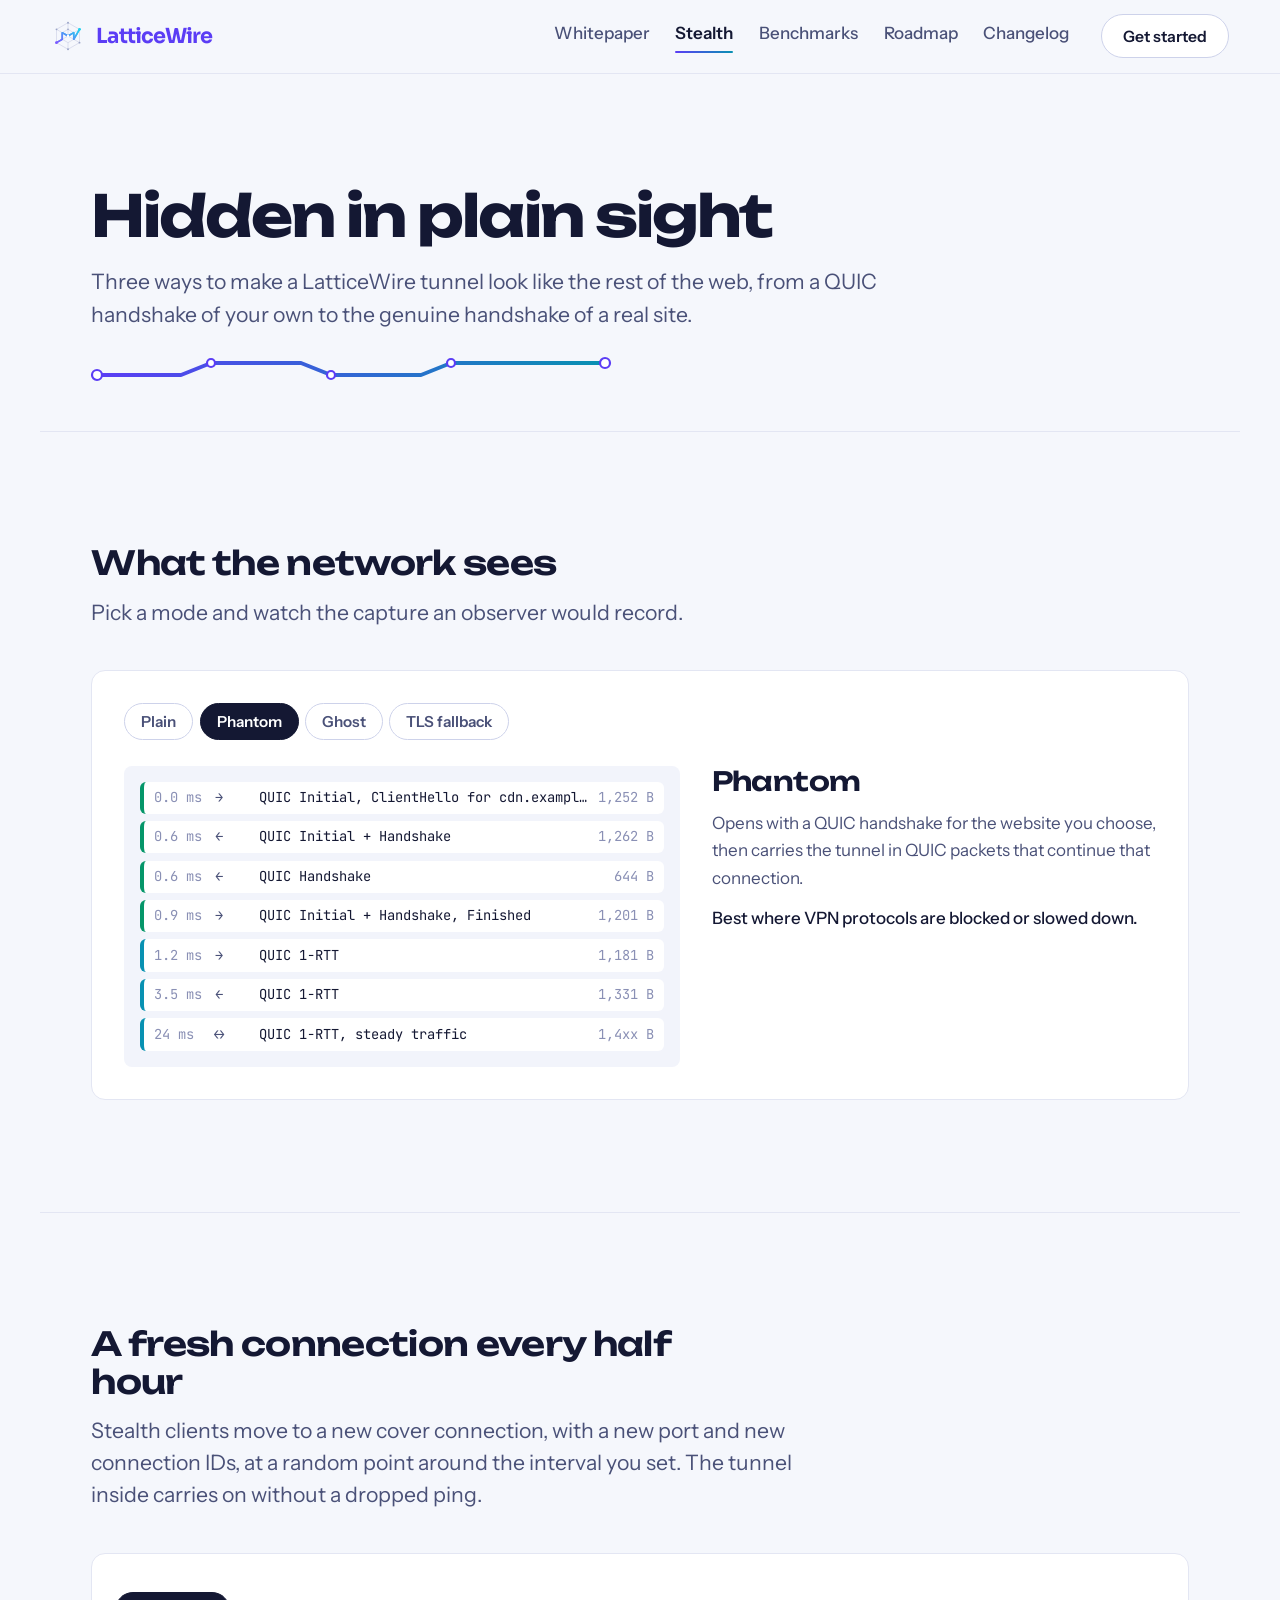
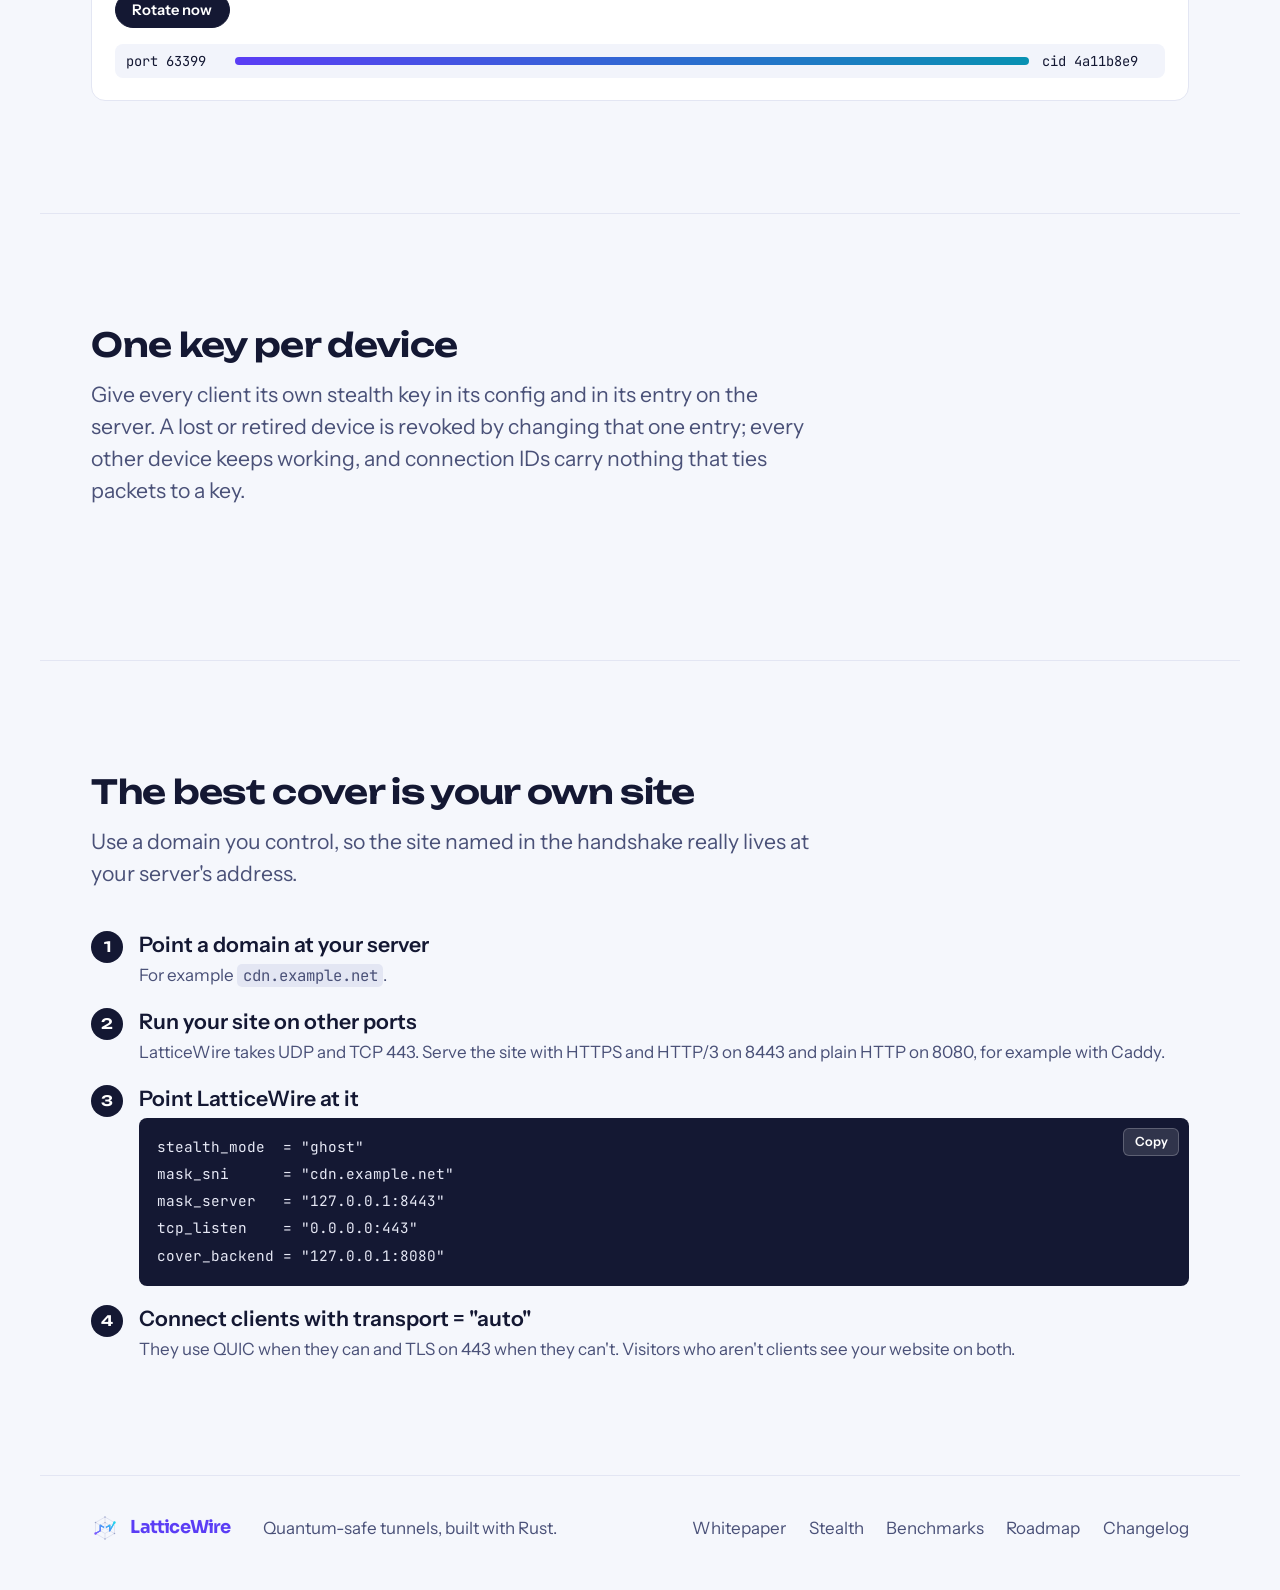
<file: stealth.html>
<!doctype html>
<html lang="en">
<head>
  <meta charset="utf-8">
  <meta name="viewport" content="width=device-width, initial-scale=1">
  <title>Stealth · LatticeWire</title>
  <meta name="description" content="Phantom, Ghost and the TLS fallback: how LatticeWire looks like ordinary web traffic.">
  <meta property="og:title" content="Stealth · LatticeWire">
  <meta property="og:description" content="Phantom, Ghost and the TLS fallback: how LatticeWire looks like ordinary web traffic.">
  <meta property="og:image" content="https://faizi44.github.io/latticewire/assets/social-preview.png">
  <meta name="twitter:card" content="summary_large_image">
  <meta name="theme-color" content="#F5F7FC">
  <link rel="icon" href="assets/logo-icon.svg" type="image/svg+xml">
  <link rel="preconnect" href="https://fonts.googleapis.com">
  <link rel="preconnect" href="https://fonts.gstatic.com" crossorigin>
  <link href="https://fonts.googleapis.com/css2?family=Unbounded:wght@500;600;700&family=Sora:wght@700&family=Instrument+Sans:wght@400;500;600;700&family=JetBrains+Mono:wght@400;600&display=swap" rel="stylesheet">
  <link rel="stylesheet" href="styles.css">
  <script>document.documentElement.classList.add("js")</script>
</head>
<body>
  <a class="skip" href="#main">Skip to content</a>
  <header class="nav">
    <a class="brand" href="index.html" aria-label="LatticeWire home">
      <img src="assets/logo-mark.svg" alt="" width="34" height="34">
      <span>Lattice<b>Wire</b></span>
    </a>
    <nav id="site-nav" aria-label="Pages">
      <a href="whitepaper.html">Whitepaper</a>
      <a href="stealth.html" aria-current="page">Stealth</a>
      <a href="benchmarks.html">Benchmarks</a>
      <a href="roadmap.html">Roadmap</a>
      <a href="changelog.html">Changelog</a>
    </nav>
    <button class="menu-btn" type="button" aria-expanded="false" aria-controls="site-nav">Menu</button>
    <a class="btn btn-ghost" href="index.html#start">Get started</a>
  </header>
  <main id="main">
    <section class="page-hero">
      <h1>Hidden in plain sight</h1>
      <p>Three ways to make a LatticeWire tunnel look like the rest of the web, from a QUIC handshake of your own to the genuine handshake of a real site.</p>
      <svg class="page-wire" viewBox="0 0 520 26" aria-hidden="true">
          <defs><linearGradient id="pwGrad" x1="0" x2="1"><stop offset="0" stop-color="#5B3DF5"/><stop offset="1" stop-color="#0891B2"/></linearGradient></defs>
          <path d="M6 18 L90 18 L120 6 L210 6 L240 18 L330 18 L360 6 L514 6"/>
          <circle cx="6" cy="18" r="5" style="animation-delay:.2s"/><circle cx="120" cy="6" r="4" style="animation-delay:.45s"/>
          <circle cx="240" cy="18" r="4" style="animation-delay:.75s"/><circle cx="360" cy="6" r="4" style="animation-delay:1.05s"/>
          <circle cx="514" cy="6" r="5" style="animation-delay:1.4s"/>
        </svg>
    </section>
    <section aria-labelledby="modes-title">
      <div class="section-head">
        <h2 id="modes-title">What the network sees</h2>
        <p>Pick a mode and watch the capture an observer would record.</p>
      </div>
      <div class="observer" data-observer>
        <div class="tabs" role="tablist" aria-label="Mode">
          <button role="tab" aria-selected="false" data-mode="plain">Plain</button>
          <button role="tab" aria-selected="true" data-mode="phantom">Phantom</button>
          <button role="tab" aria-selected="false" data-mode="ghost">Ghost</button>
          <button role="tab" aria-selected="false" data-mode="tls">TLS fallback</button>
        </div>
        <div class="capture" role="tabpanel" aria-live="polite">
          <ol class="packets" data-packets></ol>
          <div class="capture-text">
            <h3 data-mode-title></h3>
            <p data-mode-body></p>
            <p class="capture-when" data-mode-when></p>
          </div>
        </div>
      </div>
    </section>

    <section aria-labelledby="rotate-title">
      <div class="section-head">
        <h2 id="rotate-title">A fresh connection every half hour</h2>
        <p>Stealth clients move to a new cover connection, with a new port and new connection IDs, at a random point around the interval you set. The tunnel inside carries on without a dropped ping.</p>
      </div>
      <div class="rotation" data-rotation>
        <div class="player-controls"><button class="primary" type="button" data-rotate>Rotate now</button></div>
        <div class="conns" data-conns></div>
      </div>
    </section>

    <section aria-labelledby="keys-title">
      <div class="section-head">
        <h2 id="keys-title">One key per device</h2>
        <p>Give every client its own stealth key in its config and in its entry on the server. A lost or retired device is revoked by changing that one entry; every other device keeps working, and connection IDs carry nothing that ties packets to a key.</p>
      </div>
    </section>

    <section aria-labelledby="domain-title">
      <div class="section-head">
        <h2 id="domain-title">The best cover is your own site</h2>
        <p>Use a domain you control, so the site named in the handshake really lives at your server's address.</p>
      </div>
      <ol class="setup">
        <li><h3>Point a domain at your server</h3><p>For example <code>cdn.example.net</code>.</p></li>
        <li><h3>Run your site on other ports</h3><p>LatticeWire takes UDP and TCP 443. Serve the site with HTTPS and HTTP/3 on 8443 and plain HTTP on 8080, for example with Caddy.</p></li>
        <li><h3>Point LatticeWire at it</h3><div class="code"><pre><code>stealth_mode  = "ghost"
mask_sni      = "cdn.example.net"
mask_server   = "127.0.0.1:8443"
tcp_listen    = "0.0.0.0:443"
cover_backend = "127.0.0.1:8080"</code></pre><button class="copy" type="button">Copy</button></div></li>
        <li><h3>Connect clients with transport = "auto"</h3><p>They use QUIC when they can and TLS on 443 when they can't. Visitors who aren't clients see your website on both.</p></li>
      </ol>
    </section>
  </main>
  <footer class="footer">
    <a class="brand" href="index.html"><img src="assets/logo-mark.svg" alt="" width="28" height="28"><span>Lattice<b>Wire</b></span></a>
    <p>Quantum-safe tunnels, built with Rust.</p>
    <nav aria-label="Pages">
      <a href="whitepaper.html">Whitepaper</a>
      <a href="stealth.html">Stealth</a>
      <a href="benchmarks.html">Benchmarks</a>
      <a href="roadmap.html">Roadmap</a>
      <a href="changelog.html">Changelog</a>
    </nav>
  </footer>
  <script src="app.js" defer></script>
</body>
</html>
</file>
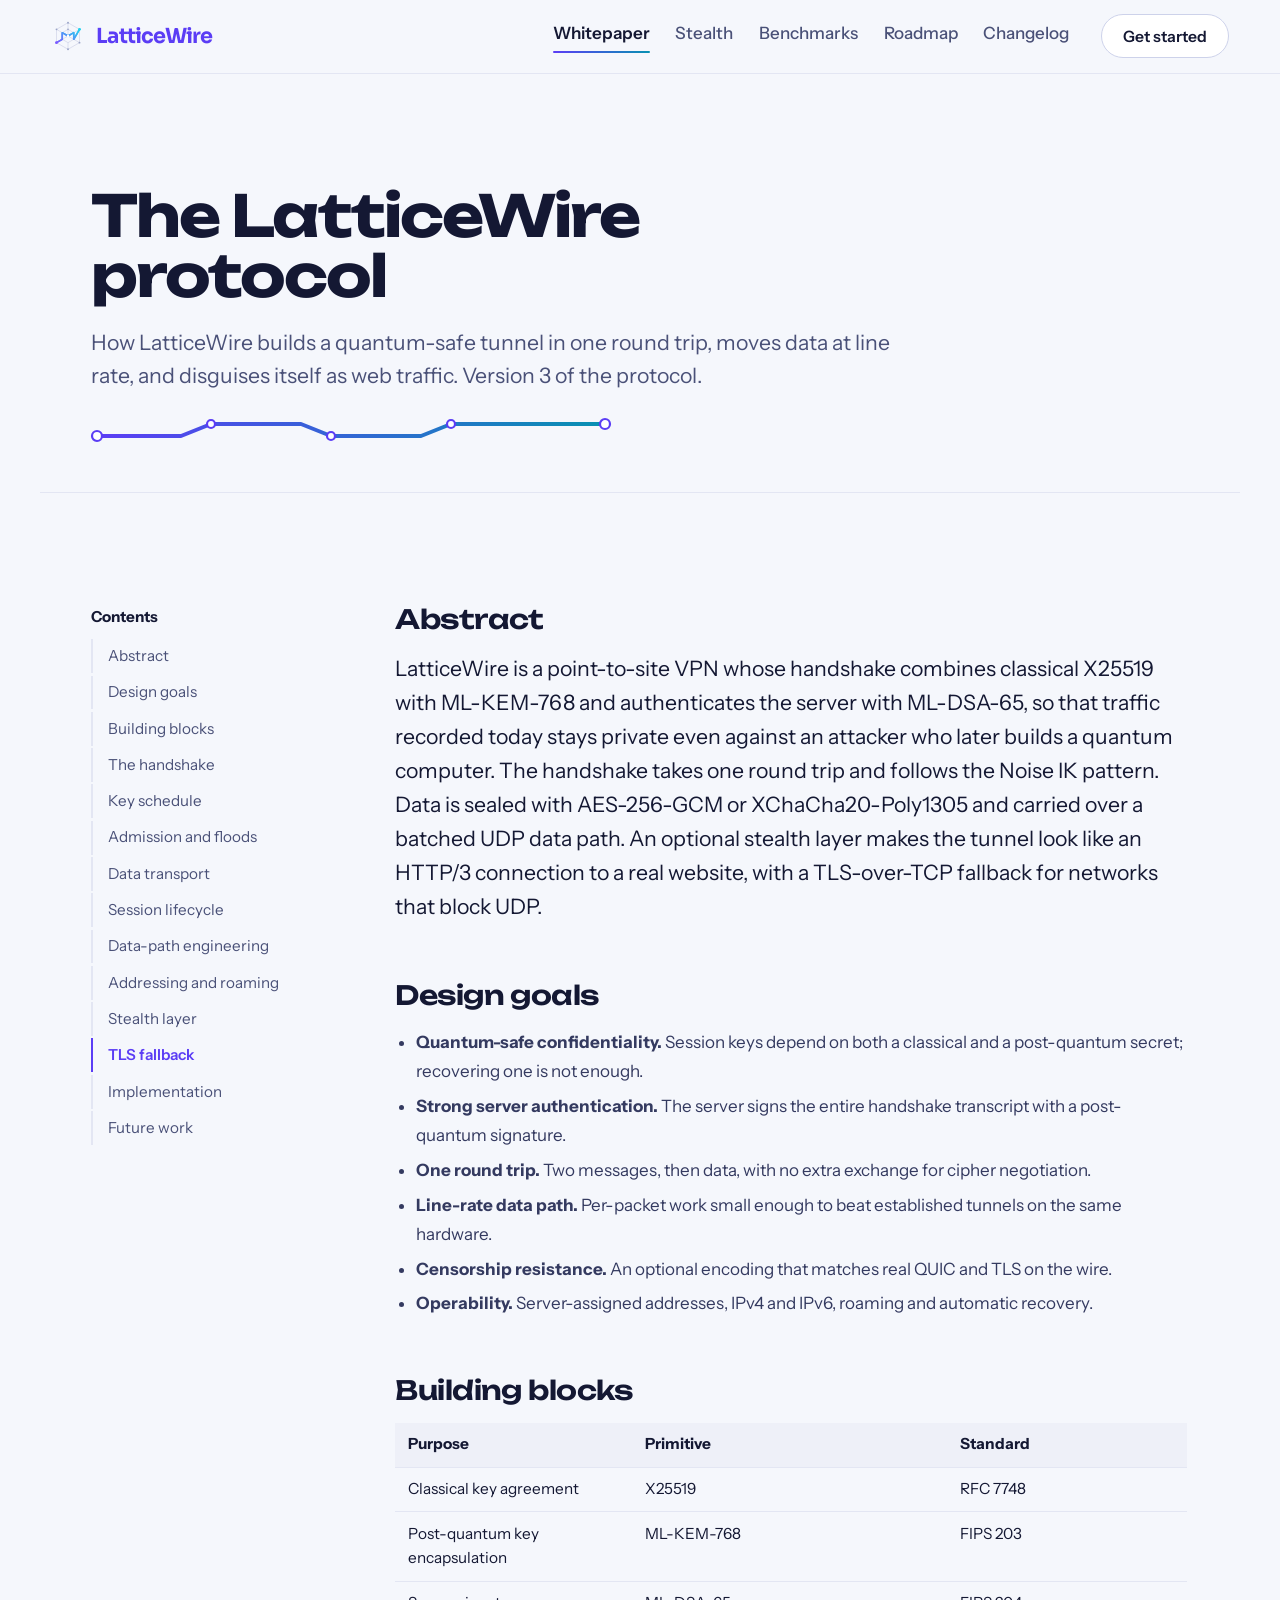
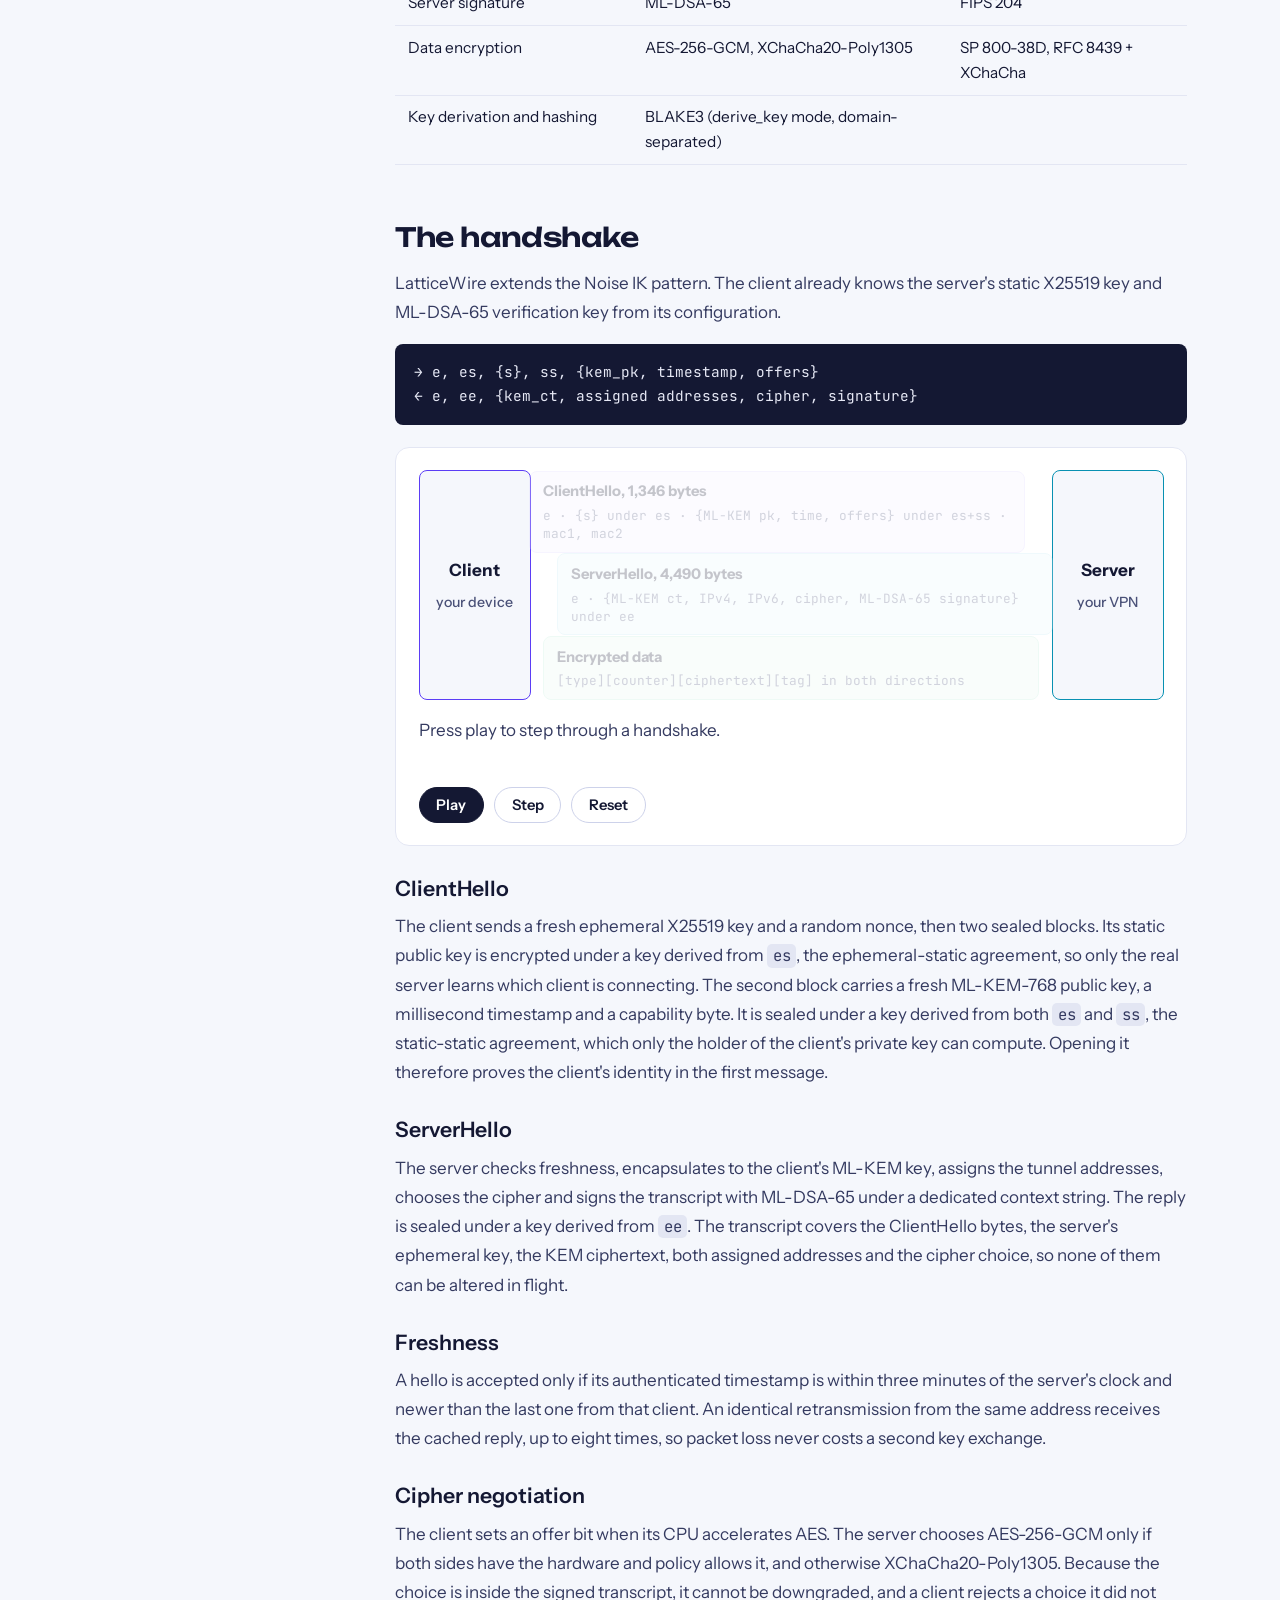
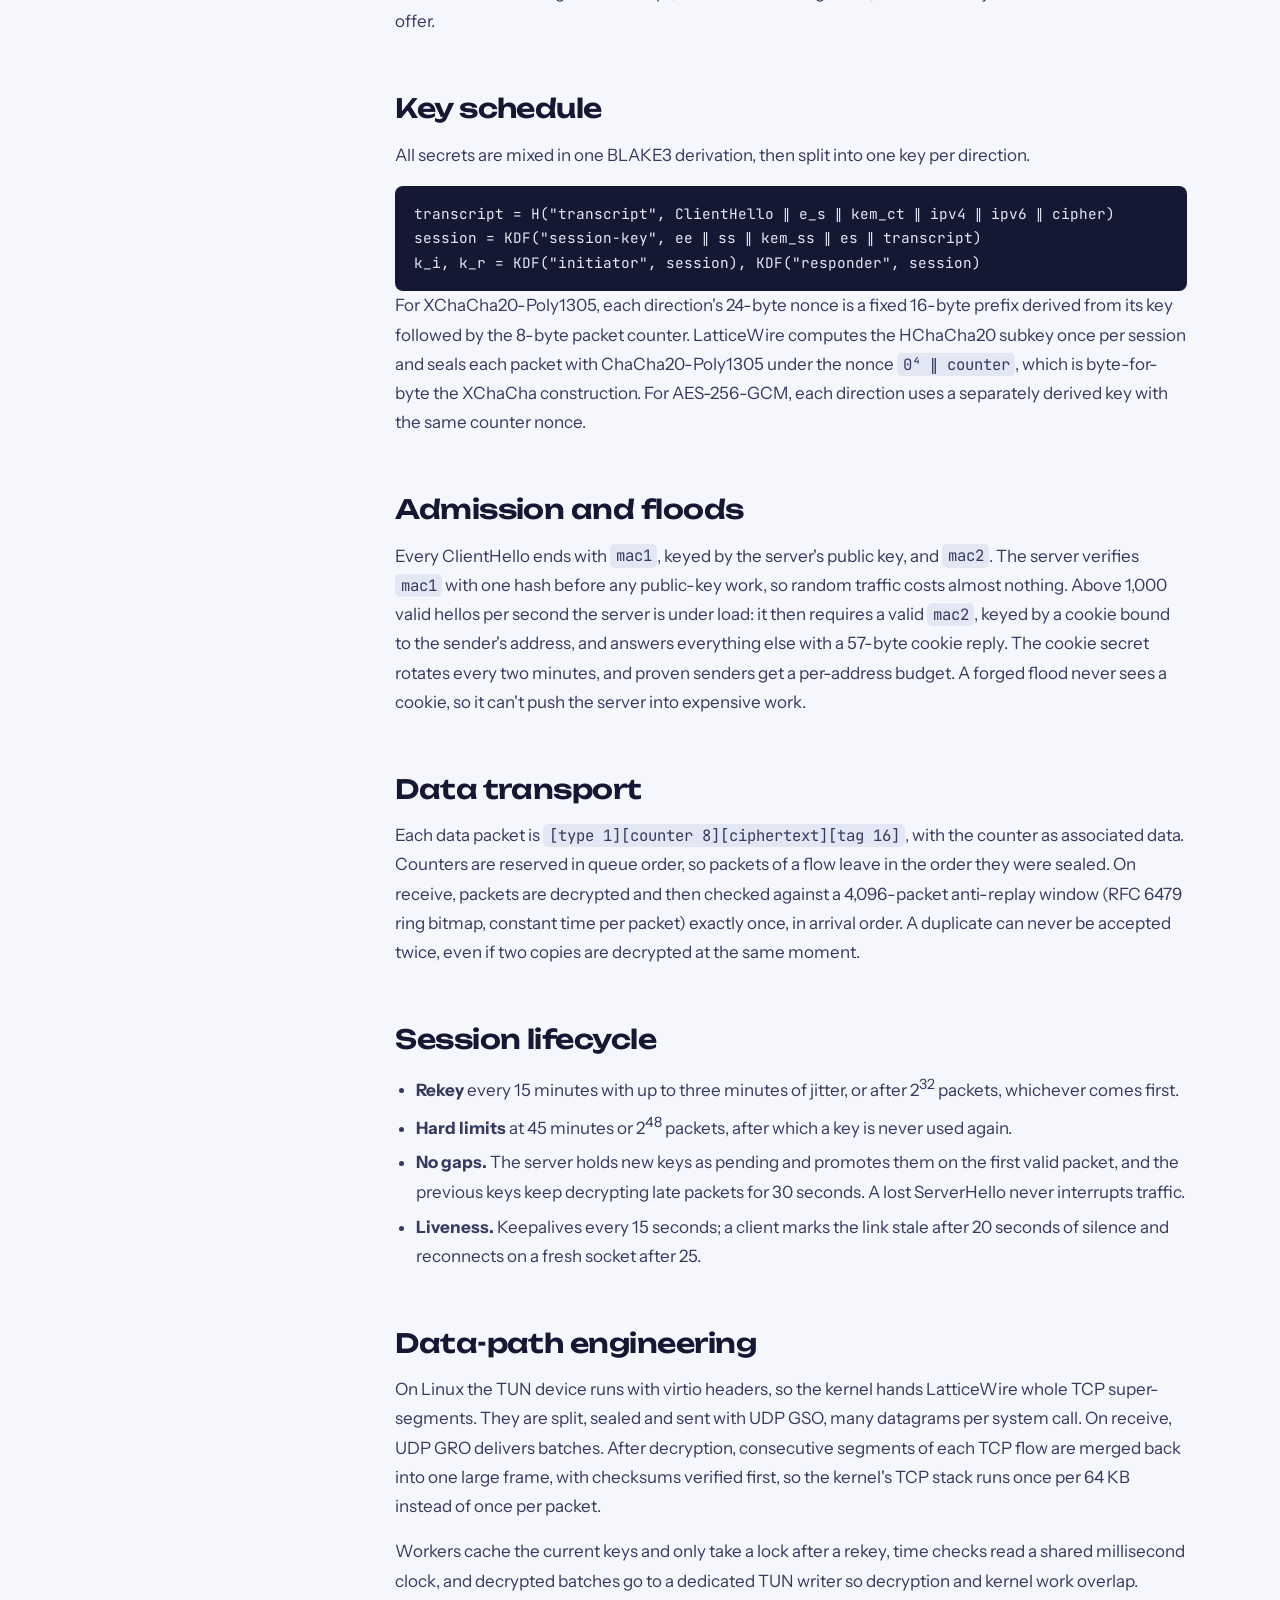
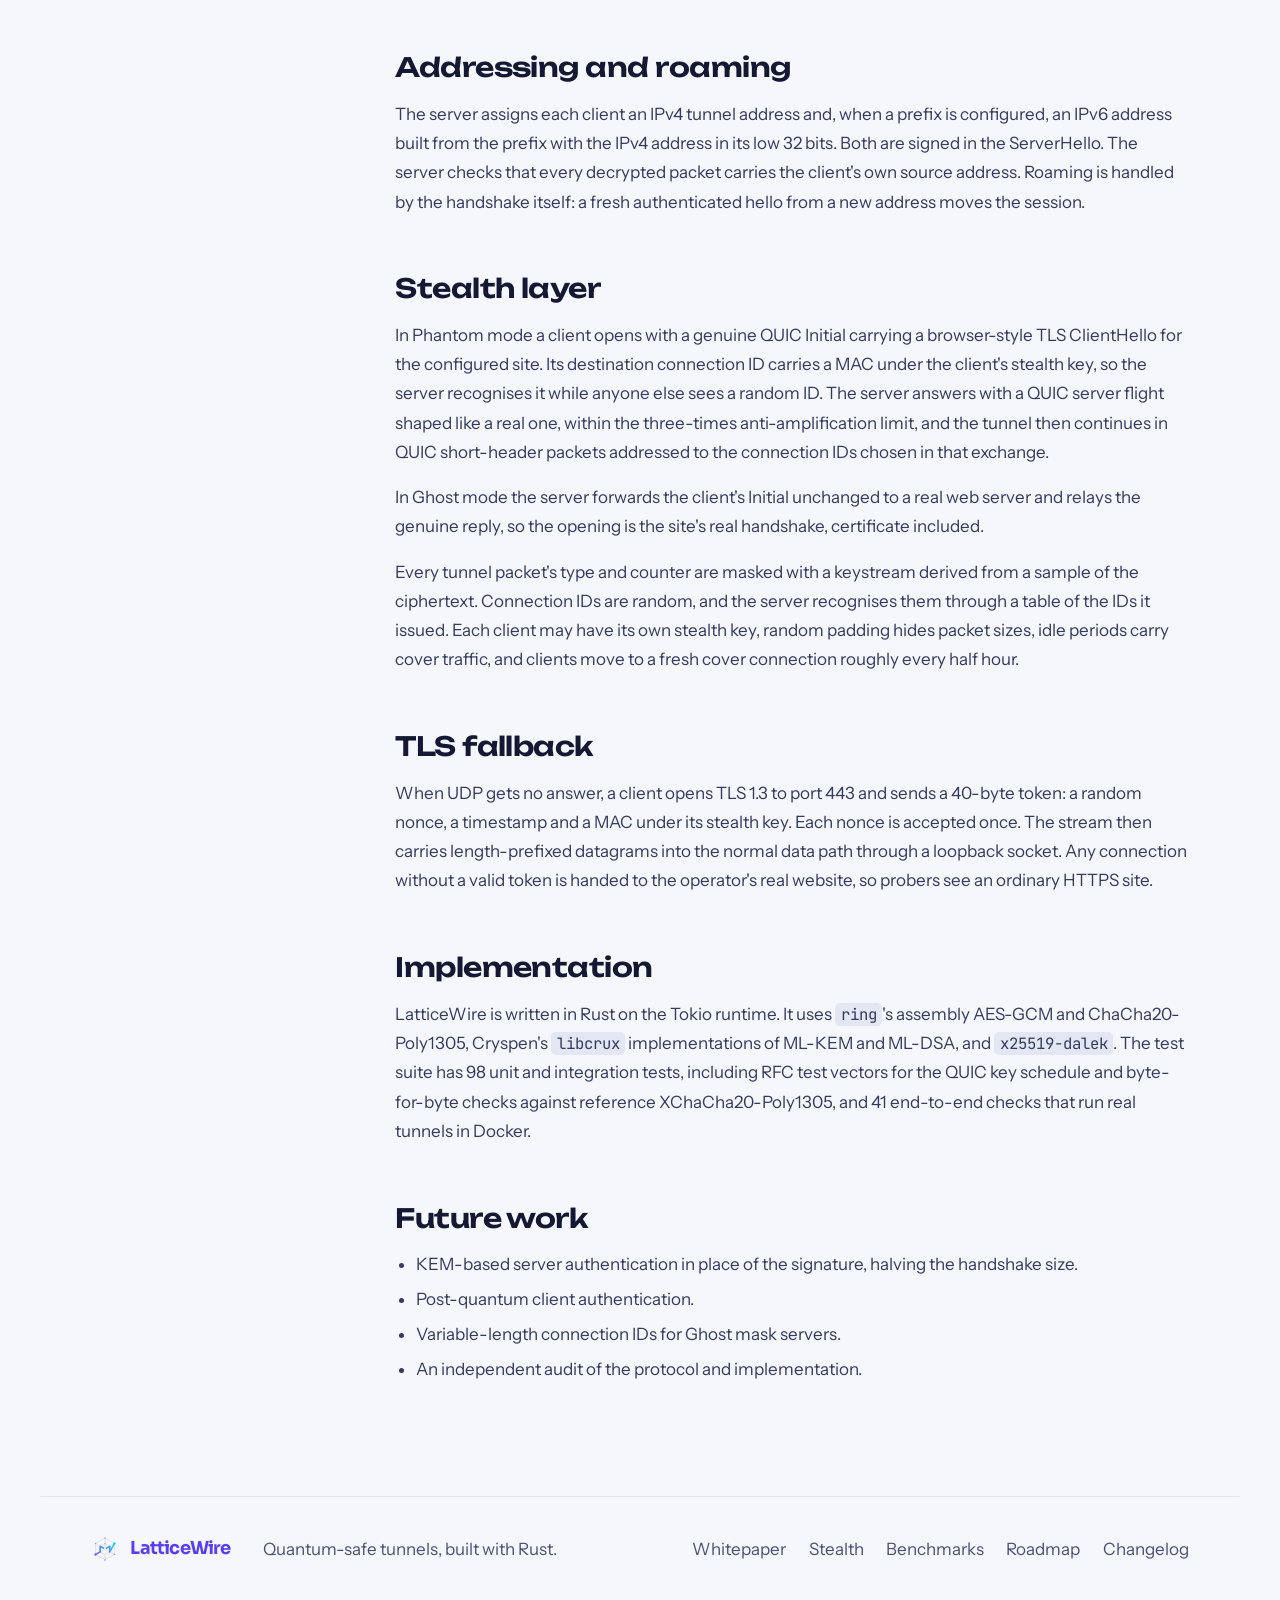
<file: whitepaper.html>
<!doctype html>
<html lang="en">
<head>
  <meta charset="utf-8">
  <meta name="viewport" content="width=device-width, initial-scale=1">
  <title>Whitepaper · LatticeWire</title>
  <meta name="description" content="The LatticeWire protocol: hybrid post-quantum handshake, transport, stealth layer and data-path design.">
  <meta property="og:title" content="Whitepaper · LatticeWire">
  <meta property="og:description" content="The LatticeWire protocol: hybrid post-quantum handshake, transport, stealth layer and data-path design.">
  <meta property="og:image" content="https://faizi44.github.io/latticewire/assets/social-preview.png">
  <meta name="twitter:card" content="summary_large_image">
  <meta name="theme-color" content="#F5F7FC">
  <link rel="icon" href="assets/logo-icon.svg" type="image/svg+xml">
  <link rel="preconnect" href="https://fonts.googleapis.com">
  <link rel="preconnect" href="https://fonts.gstatic.com" crossorigin>
  <link href="https://fonts.googleapis.com/css2?family=Unbounded:wght@500;600;700&family=Sora:wght@700&family=Instrument+Sans:wght@400;500;600;700&family=JetBrains+Mono:wght@400;600&display=swap" rel="stylesheet">
  <link rel="stylesheet" href="styles.css">
  <script>document.documentElement.classList.add("js")</script>
</head>
<body>
  <a class="skip" href="#main">Skip to content</a>
  <header class="nav">
    <a class="brand" href="index.html" aria-label="LatticeWire home">
      <img src="assets/logo-mark.svg" alt="" width="34" height="34">
      <span>Lattice<b>Wire</b></span>
    </a>
    <nav id="site-nav" aria-label="Pages">
      <a href="whitepaper.html" aria-current="page">Whitepaper</a>
      <a href="stealth.html">Stealth</a>
      <a href="benchmarks.html">Benchmarks</a>
      <a href="roadmap.html">Roadmap</a>
      <a href="changelog.html">Changelog</a>
    </nav>
    <button class="menu-btn" type="button" aria-expanded="false" aria-controls="site-nav">Menu</button>
    <a class="btn btn-ghost" href="index.html#start">Get started</a>
  </header>
  <main id="main">
    <section class="page-hero">
      <h1>The LatticeWire protocol</h1>
      <p>How LatticeWire builds a quantum-safe tunnel in one round trip, moves data at line rate, and disguises itself as web traffic. Version 3 of the protocol.</p>
      <svg class="page-wire" viewBox="0 0 520 26" aria-hidden="true">
          <defs><linearGradient id="pwGrad" x1="0" x2="1"><stop offset="0" stop-color="#5B3DF5"/><stop offset="1" stop-color="#0891B2"/></linearGradient></defs>
          <path d="M6 18 L90 18 L120 6 L210 6 L240 18 L330 18 L360 6 L514 6"/>
          <circle cx="6" cy="18" r="5" style="animation-delay:.2s"/><circle cx="120" cy="6" r="4" style="animation-delay:.45s"/>
          <circle cx="240" cy="18" r="4" style="animation-delay:.75s"/><circle cx="360" cy="6" r="4" style="animation-delay:1.05s"/>
          <circle cx="514" cy="6" r="5" style="animation-delay:1.4s"/>
        </svg>
    </section>
    <section>
      <div class="doc">
        <nav class="toc" aria-label="Contents" data-toc>
          <p>Contents</p>
        <a href="#abstract">Abstract</a>
        <a href="#goals">Design goals</a>
        <a href="#primitives">Building blocks</a>
        <a href="#handshake">The handshake</a>
        <a href="#keys">Key schedule</a>
        <a href="#admission">Admission and floods</a>
        <a href="#transport">Data transport</a>
        <a href="#lifecycle">Session lifecycle</a>
        <a href="#datapath">Data-path engineering</a>
        <a href="#network">Addressing and roaming</a>
        <a href="#stealth">Stealth layer</a>
        <a href="#fallback">TLS fallback</a>
        <a href="#impl">Implementation</a>
        <a href="#future">Future work</a>
        </nav>
        <article class="prose">
          <section id="abstract">
            <h2>Abstract</h2>
            <p class="abstract">LatticeWire is a point-to-site VPN whose handshake combines classical X25519 with ML-KEM-768 and authenticates the server with ML-DSA-65, so that traffic recorded today stays private even against an attacker who later builds a quantum computer. The handshake takes one round trip and follows the Noise IK pattern. Data is sealed with AES-256-GCM or XChaCha20-Poly1305 and carried over a batched UDP data path. An optional stealth layer makes the tunnel look like an HTTP/3 connection to a real website, with a TLS-over-TCP fallback for networks that block UDP.</p>
          </section>

          <section id="goals">
            <h2>Design goals</h2>
            <ul>
              <li><b>Quantum-safe confidentiality.</b> Session keys depend on both a classical and a post-quantum secret; recovering one is not enough.</li>
              <li><b>Strong server authentication.</b> The server signs the entire handshake transcript with a post-quantum signature.</li>
              <li><b>One round trip.</b> Two messages, then data, with no extra exchange for cipher negotiation.</li>
              <li><b>Line-rate data path.</b> Per-packet work small enough to beat established tunnels on the same hardware.</li>
              <li><b>Censorship resistance.</b> An optional encoding that matches real QUIC and TLS on the wire.</li>
              <li><b>Operability.</b> Server-assigned addresses, IPv4 and IPv6, roaming and automatic recovery.</li>
            </ul>
          </section>

          <section id="primitives">
            <h2>Building blocks</h2>
            <table>
              <tr><th>Purpose</th><th>Primitive</th><th>Standard</th></tr>
              <tr><td>Classical key agreement</td><td>X25519</td><td>RFC 7748</td></tr>
              <tr><td>Post-quantum key encapsulation</td><td>ML-KEM-768</td><td>FIPS 203</td></tr>
              <tr><td>Server signature</td><td>ML-DSA-65</td><td>FIPS 204</td></tr>
              <tr><td>Data encryption</td><td>AES-256-GCM, XChaCha20-Poly1305</td><td>SP 800-38D, RFC 8439 + XChaCha</td></tr>
              <tr><td>Key derivation and hashing</td><td>BLAKE3 (derive_key mode, domain-separated)</td><td></td></tr>
            </table>
          </section>

          <section id="handshake">
            <h2>The handshake</h2>
            <p>LatticeWire extends the Noise IK pattern. The client already knows the server's static X25519 key and ML-DSA-65 verification key from its configuration.</p>
            <div class="formula">→ e, es, {s}, ss, {kem_pk, timestamp, offers}<br>← e, ee, {kem_ct, assigned addresses, cipher, signature}</div>
            <div class="player" data-player>
              <div class="player-stage">
                <div class="party client">Client<small>your device</small></div>
                <div class="lanes">
                  <div class="msg to-server" data-step="1"><b>ClientHello, 1,346 bytes</b><span>e · {s} under es · {ML-KEM pk, time, offers} under es+ss · mac1, mac2</span></div>
                  <div class="msg to-client" data-step="2"><b>ServerHello, 4,490 bytes</b><span>e · {ML-KEM ct, IPv4, IPv6, cipher, ML-DSA-65 signature} under ee</span></div>
                  <div class="msg data" data-step="3"><b>Encrypted data</b><span>[type][counter][ciphertext][tag] in both directions</span></div>
                </div>
                <div class="party server">Server<small>your VPN</small></div>
              </div>
              <p class="player-caption" data-caption aria-live="polite">Press play to step through a handshake.</p>
              <div class="player-controls">
                <button class="primary" type="button" data-play>Play</button>
                <button type="button" data-step-btn>Step</button>
                <button type="button" data-reset>Reset</button>
              </div>
            </div>
            <h3>ClientHello</h3>
            <p>The client sends a fresh ephemeral X25519 key and a random nonce, then two sealed blocks. Its static public key is encrypted under a key derived from <code>es</code>, the ephemeral-static agreement, so only the real server learns which client is connecting. The second block carries a fresh ML-KEM-768 public key, a millisecond timestamp and a capability byte. It is sealed under a key derived from both <code>es</code> and <code>ss</code>, the static-static agreement, which only the holder of the client's private key can compute. Opening it therefore proves the client's identity in the first message.</p>
            <h3>ServerHello</h3>
            <p>The server checks freshness, encapsulates to the client's ML-KEM key, assigns the tunnel addresses, chooses the cipher and signs the transcript with ML-DSA-65 under a dedicated context string. The reply is sealed under a key derived from <code>ee</code>. The transcript covers the ClientHello bytes, the server's ephemeral key, the KEM ciphertext, both assigned addresses and the cipher choice, so none of them can be altered in flight.</p>
            <h3>Freshness</h3>
            <p>A hello is accepted only if its authenticated timestamp is within three minutes of the server's clock and newer than the last one from that client. An identical retransmission from the same address receives the cached reply, up to eight times, so packet loss never costs a second key exchange.</p>
            <h3>Cipher negotiation</h3>
            <p>The client sets an offer bit when its CPU accelerates AES. The server chooses AES-256-GCM only if both sides have the hardware and policy allows it, and otherwise XChaCha20-Poly1305. Because the choice is inside the signed transcript, it cannot be downgraded, and a client rejects a choice it did not offer.</p>
          </section>

          <section id="keys">
            <h2>Key schedule</h2>
            <p>All secrets are mixed in one BLAKE3 derivation, then split into one key per direction.</p>
            <div class="formula">transcript = H("transcript", ClientHello ‖ e_s ‖ kem_ct ‖ ipv4 ‖ ipv6 ‖ cipher)<br>session    = KDF("session-key", ee ‖ ss ‖ kem_ss ‖ es ‖ transcript)<br>k_i, k_r   = KDF("initiator", session), KDF("responder", session)</div>
            <p>For XChaCha20-Poly1305, each direction's 24-byte nonce is a fixed 16-byte prefix derived from its key followed by the 8-byte packet counter. LatticeWire computes the HChaCha20 subkey once per session and seals each packet with ChaCha20-Poly1305 under the nonce <code>0⁴ ‖ counter</code>, which is byte-for-byte the XChaCha construction. For AES-256-GCM, each direction uses a separately derived key with the same counter nonce.</p>
          </section>

          <section id="admission">
            <h2>Admission and floods</h2>
            <p>Every ClientHello ends with <code>mac1</code>, keyed by the server's public key, and <code>mac2</code>. The server verifies <code>mac1</code> with one hash before any public-key work, so random traffic costs almost nothing. Above 1,000 valid hellos per second the server is under load: it then requires a valid <code>mac2</code>, keyed by a cookie bound to the sender's address, and answers everything else with a 57-byte cookie reply. The cookie secret rotates every two minutes, and proven senders get a per-address budget. A forged flood never sees a cookie, so it can't push the server into expensive work.</p>
          </section>

          <section id="transport">
            <h2>Data transport</h2>
            <p>Each data packet is <code>[type 1][counter 8][ciphertext][tag 16]</code>, with the counter as associated data. Counters are reserved in queue order, so packets of a flow leave in the order they were sealed. On receive, packets are decrypted and then checked against a 4,096-packet anti-replay window (RFC 6479 ring bitmap, constant time per packet) exactly once, in arrival order. A duplicate can never be accepted twice, even if two copies are decrypted at the same moment.</p>
          </section>

          <section id="lifecycle">
            <h2>Session lifecycle</h2>
            <ul>
              <li><b>Rekey</b> every 15 minutes with up to three minutes of jitter, or after 2<sup>32</sup> packets, whichever comes first.</li>
              <li><b>Hard limits</b> at 45 minutes or 2<sup>48</sup> packets, after which a key is never used again.</li>
              <li><b>No gaps.</b> The server holds new keys as pending and promotes them on the first valid packet, and the previous keys keep decrypting late packets for 30 seconds. A lost ServerHello never interrupts traffic.</li>
              <li><b>Liveness.</b> Keepalives every 15 seconds; a client marks the link stale after 20 seconds of silence and reconnects on a fresh socket after 25.</li>
            </ul>
          </section>

          <section id="datapath">
            <h2>Data-path engineering</h2>
            <p>On Linux the TUN device runs with virtio headers, so the kernel hands LatticeWire whole TCP super-segments. They are split, sealed and sent with UDP GSO, many datagrams per system call. On receive, UDP GRO delivers batches. After decryption, consecutive segments of each TCP flow are merged back into one large frame, with checksums verified first, so the kernel's TCP stack runs once per 64 KB instead of once per packet.</p>
            <p>Workers cache the current keys and only take a lock after a rekey, time checks read a shared millisecond clock, and decrypted batches go to a dedicated TUN writer so decryption and kernel work overlap.</p>
          </section>

          <section id="network">
            <h2>Addressing and roaming</h2>
            <p>The server assigns each client an IPv4 tunnel address and, when a prefix is configured, an IPv6 address built from the prefix with the IPv4 address in its low 32 bits. Both are signed in the ServerHello. The server checks that every decrypted packet carries the client's own source address. Roaming is handled by the handshake itself: a fresh authenticated hello from a new address moves the session.</p>
          </section>

          <section id="stealth">
            <h2>Stealth layer</h2>
            <p>In Phantom mode a client opens with a genuine QUIC Initial carrying a browser-style TLS ClientHello for the configured site. Its destination connection ID carries a MAC under the client's stealth key, so the server recognises it while anyone else sees a random ID. The server answers with a QUIC server flight shaped like a real one, within the three-times anti-amplification limit, and the tunnel then continues in QUIC short-header packets addressed to the connection IDs chosen in that exchange.</p>
            <p>In Ghost mode the server forwards the client's Initial unchanged to a real web server and relays the genuine reply, so the opening is the site's real handshake, certificate included.</p>
            <p>Every tunnel packet's type and counter are masked with a keystream derived from a sample of the ciphertext. Connection IDs are random, and the server recognises them through a table of the IDs it issued. Each client may have its own stealth key, random padding hides packet sizes, idle periods carry cover traffic, and clients move to a fresh cover connection roughly every half hour.</p>
          </section>

          <section id="fallback">
            <h2>TLS fallback</h2>
            <p>When UDP gets no answer, a client opens TLS 1.3 to port 443 and sends a 40-byte token: a random nonce, a timestamp and a MAC under its stealth key. Each nonce is accepted once. The stream then carries length-prefixed datagrams into the normal data path through a loopback socket. Any connection without a valid token is handed to the operator's real website, so probers see an ordinary HTTPS site.</p>
          </section>

          <section id="impl">
            <h2>Implementation</h2>
            <p>LatticeWire is written in Rust on the Tokio runtime. It uses <code>ring</code>'s assembly AES-GCM and ChaCha20-Poly1305, Cryspen's <code>libcrux</code> implementations of ML-KEM and ML-DSA, and <code>x25519-dalek</code>. The test suite has 98 unit and integration tests, including RFC test vectors for the QUIC key schedule and byte-for-byte checks against reference XChaCha20-Poly1305, and 41 end-to-end checks that run real tunnels in Docker.</p>
          </section>

          <section id="future">
            <h2>Future work</h2>
            <ul>
              <li>KEM-based server authentication in place of the signature, halving the handshake size.</li>
              <li>Post-quantum client authentication.</li>
              <li>Variable-length connection IDs for Ghost mask servers.</li>
              <li>An independent audit of the protocol and implementation.</li>
            </ul>
          </section>
        </article>
      </div>
    </section>
  </main>
  <footer class="footer">
    <a class="brand" href="index.html"><img src="assets/logo-mark.svg" alt="" width="28" height="28"><span>Lattice<b>Wire</b></span></a>
    <p>Quantum-safe tunnels, built with Rust.</p>
    <nav aria-label="Pages">
      <a href="whitepaper.html">Whitepaper</a>
      <a href="stealth.html">Stealth</a>
      <a href="benchmarks.html">Benchmarks</a>
      <a href="roadmap.html">Roadmap</a>
      <a href="changelog.html">Changelog</a>
    </nav>
  </footer>
  <script src="app.js" defer></script>
</body>
</html>
</file>
<file: styles.css>
/* LatticeWire site. Light theme; the lattice in the hero is the one bold moment. */
:root {
  --frost: #F5F7FC;
  --paper: #FFFFFF;
  --ink: #141833;
  --ink-soft: #4A5178;
  --line: #CDD2EA;
  --line-soft: #E3E6F3;
  --violet: #5B3DF5;
  --cyan: #0891B2;
  --mint: #059669;
  --amber: #B45309;
  --wire: linear-gradient(90deg, #5B3DF5, #0891B2);

  --display: "Unbounded", "Segoe UI", system-ui, sans-serif;
  --body: "Instrument Sans", "Segoe UI", system-ui, sans-serif;
  --mono: "JetBrains Mono", ui-monospace, "SF Mono", Menlo, monospace;

  /* Type scale: 1.25 ratio from 17px */
  --s-1: 0.85rem;
  --s0: 1.0625rem;
  --s1: 1.33rem;
  --s2: 1.66rem;
  --s3: 2.07rem;
  --s4: clamp(2.2rem, 4.6vw, 3.6rem);

  --gutter: clamp(1rem, 4vw, 3.5rem);
  --max: 1200px;
  --radius-s: 8px;
  --radius-m: 14px;
}

*, *::before, *::after { box-sizing: border-box; }
html { scroll-behavior: smooth; }
body {
  margin: 0;
  background: var(--frost);
  color: var(--ink);
  font: 400 var(--s0)/1.6 var(--body);
  -webkit-font-smoothing: antialiased;
  text-rendering: optimizeLegibility;
}
img { display: block; max-width: 100%; }
a { color: var(--violet); text-underline-offset: 3px; }
:focus-visible { outline: 3px solid var(--cyan); outline-offset: 3px; border-radius: 4px; }
code { font-family: var(--mono); font-size: 0.92em; background: var(--line-soft); padding: 0.08em 0.35em; border-radius: 5px; }
h1, h2, h3 { margin: 0; color: var(--ink); }
h2 { font: 600 var(--s3)/1.15 var(--display); letter-spacing: -0.02em; max-width: 22ch; }
h3 { font: 600 var(--s1)/1.3 var(--body); }
p { margin: 0; }

.skip { position: absolute; left: -999px; top: 0; background: var(--ink); color: #fff; padding: 0.6rem 1rem; z-index: 10; }
.skip:focus { left: 1rem; top: 1rem; }

/* ---------- nav ---------- */
.nav {
  position: sticky; top: 0; z-index: 5;
  display: flex; align-items: center; gap: 2rem;
  padding: 0.9rem var(--gutter);
  background: color-mix(in srgb, var(--frost) 86%, transparent);
  backdrop-filter: blur(10px);
  border-bottom: 1px solid var(--line-soft);
}
/* Wordmark: Sora Bold, tightly tracked, beside the lattice mark. */
.brand { display: inline-flex; align-items: center; gap: 0.7rem; color: var(--violet); text-decoration: none; font: 700 1.3rem/1 "Sora", var(--body); letter-spacing: -0.045em; }
.brand b { font-weight: 700; }
.footer .brand { font-size: 1.12rem; }

.nav nav { display: flex; gap: 1.6rem; margin-left: auto; }
.nav nav a { color: var(--ink-soft); text-decoration: none; font-weight: 500; }
.nav nav a:hover { color: var(--ink); }

.btn {
  display: inline-flex; align-items: center; justify-content: center;
  padding: 0.72rem 1.3rem; border-radius: 999px;
  font: 600 0.98rem var(--body); text-decoration: none; cursor: pointer;
  transition: transform 0.15s ease, box-shadow 0.15s ease, background 0.15s ease;
}
.btn-primary { background: var(--ink); color: #fff; box-shadow: 0 6px 18px -8px rgba(20, 24, 51, 0.55); }
.btn-primary:hover { transform: translateY(-1px); box-shadow: 0 10px 24px -10px rgba(91, 61, 245, 0.65); }
.btn-ghost { color: var(--ink); border: 1.5px solid var(--line); background: var(--paper); }
.btn-ghost:hover { border-color: var(--violet); color: var(--violet); }

/* ---------- layout ---------- */
main > section { max-width: var(--max); margin: 0 auto; padding: clamp(4rem, 9vw, 7rem) var(--gutter); }
main > section + section { border-top: 1px solid var(--line-soft); }
.section-head { display: grid; gap: 0.9rem; margin-bottom: 2.6rem; }
.section-head p { color: var(--ink-soft); font-size: var(--s1); max-width: 52ch; line-height: 1.5; }

/* ---------- hero ---------- */
.hero {
  display: grid; grid-template-columns: minmax(0, 1.05fr) minmax(0, 1fr);
  align-items: center; gap: clamp(1.5rem, 4vw, 4rem);
  min-height: min(calc(100vh - 66px), 860px);
  padding-top: clamp(2.5rem, 6vw, 4.5rem) !important;
}
.hero-title { font: 700 var(--s4)/1.04 var(--display); letter-spacing: -0.035em; }
.hero-title .line { display: block; }
.hero-title .line:nth-child(2) { color: var(--violet); }
.hero-title .line:nth-child(3) { color: var(--ink-soft); }
.hero-lede { margin-top: 1.6rem; font-size: var(--s1); line-height: 1.55; color: var(--ink-soft); max-width: 46ch; }
.hero-actions { display: flex; flex-wrap: wrap; gap: 0.8rem; margin-top: 2rem; }
.hero-facts { display: flex; flex-wrap: wrap; gap: 0 2.4rem; margin: 2.6rem 0 0; padding-top: 1.4rem; border-top: 1px solid var(--line); }
.hero-facts div { padding: 0.4rem 0; }
.hero-facts dt { font-size: var(--s-1); color: var(--ink-soft); }
.hero-facts dd { margin: 0.1rem 0 0; font-weight: 600; }
.hero-art { position: relative; aspect-ratio: 8 / 7; }
.hero-art svg { width: 100%; height: 100%; overflow: visible; }

/* Hero load sequence: the lines rise one by one while the lattice draws. */
@keyframes rise { from { opacity: 0; transform: translateY(14px); } }
.js .hero .hero-title .line, .js .hero .hero-lede, .js .hero .hero-actions, .js .hero .hero-facts {
  animation: rise 0.7s cubic-bezier(.2, .7, .2, 1) both;
}
.js .hero .hero-title .line:nth-child(2) { animation-delay: 0.12s; }
.js .hero .hero-title .line:nth-child(3) { animation-delay: 0.24s; }
.js .hero .hero-lede { animation-delay: 0.5s; }
.js .hero .hero-actions { animation-delay: 0.62s; }
.js .hero .hero-facts { animation-delay: 0.74s; }

/* Lattice drawing */
.lat-edge { stroke: var(--line); stroke-width: 1.4; }
.lat-node { fill: var(--paper); stroke: #AEB5D8; stroke-width: 1.6; transition: transform 0.25s ease, fill 0.25s ease; transform-box: fill-box; transform-origin: center; }
.lat-node.near { fill: #EEE9FF; stroke: var(--violet); transform: scale(1.6); }
.lat-wire { fill: none; stroke: url(#wireGrad); stroke-width: 5; stroke-linecap: round; stroke-linejoin: round; }
.lat-wire-glow { fill: none; stroke: url(#wireGrad); stroke-width: 14; stroke-opacity: 0.16; stroke-linecap: round; stroke-linejoin: round; }
.lat-hop { fill: var(--paper); stroke: var(--violet); stroke-width: 2.4; }
.lat-end { stroke: none; }
.packet { fill: var(--cyan); }
.packet-halo { fill: var(--cyan); opacity: 0.22; }
.lat-label { font: 600 13px var(--body); fill: var(--ink-soft); }

/* ---------- handshake flow ---------- */
.flow { list-style: none; margin: 0; padding: 0; display: grid; grid-template-columns: repeat(3, 1fr); gap: 0; position: relative; }
.flow::before {
  content: ""; position: absolute; top: 22px; left: 22px; right: 22px; height: 3px;
  background: var(--wire); border-radius: 3px; opacity: 0.85;
}
.flow-step { position: relative; padding: 0 2rem 0 0; display: grid; gap: 0.7rem; align-content: start; }
.flow-n {
  position: relative; display: grid; place-items: center; width: 46px; height: 46px; border-radius: 50%;
  background: var(--paper); border: 2px solid var(--violet); color: var(--violet); font: 600 1.05rem var(--display);
}
.flow-step:nth-child(3) .flow-n { border-color: var(--cyan); color: var(--cyan); }
.flow-step h3 { margin-top: 0.6rem; }
.flow-step p { color: var(--ink-soft); max-width: 34ch; }
.flow-size { font-weight: 600; color: var(--violet); }
.flow-step:nth-child(3) .flow-size { color: var(--cyan); }

/* ---------- speed ---------- */
.chart { background: var(--paper); border: 1px solid var(--line-soft); border-radius: var(--radius-m); padding: clamp(1.2rem, 3vw, 2rem); }
.tabs { display: flex; flex-wrap: wrap; gap: 0.4rem; margin-bottom: 1.6rem; }
.tabs button {
  font: 600 0.95rem var(--body); color: var(--ink-soft); background: transparent;
  border: 1.5px solid var(--line); border-radius: 999px; padding: 0.5rem 1rem; cursor: pointer;
  transition: background 0.15s ease, color 0.15s ease, border-color 0.15s ease;
}
.tabs button:hover { border-color: var(--violet); color: var(--ink); }
.tabs button[aria-selected="true"] { background: var(--ink); border-color: var(--ink); color: #fff; }
.bars { display: grid; gap: 0.9rem; }
.bar-row { display: grid; grid-template-columns: 11.5rem 1fr 6.5rem; align-items: center; gap: 1rem; }
.bar-name { font-weight: 600; }
.bar-track { height: 18px; background: var(--line-soft); border-radius: 999px; overflow: hidden; }
.bar-fill { display: block; height: 100%; width: 0; border-radius: 999px; transition: width 0.9s cubic-bezier(.2, .8, .2, 1); }
.bar-lw .bar-fill { background: var(--wire); }
.bar-ph .bar-fill { background: linear-gradient(90deg, #8B76F8, #3DB3CF); }
.bar-wg .bar-fill { background: #8A90B5; }
.bar-kw .bar-fill { background: #B9BED8; }
.bar-val { font-variant-numeric: tabular-nums; font-weight: 600; text-align: right; }
.bar-lw .bar-val { color: var(--violet); }
.note { margin-top: 1.4rem; font-size: var(--s-1); color: var(--ink-soft); max-width: 70ch; }
.speed-why { display: grid; grid-template-columns: repeat(3, 1fr); gap: 2rem; margin-top: 3rem; }
.speed-why div { border-top: 3px solid var(--line); padding-top: 1rem; }
.speed-why p { margin-top: 0.4rem; color: var(--ink-soft); }

/* ---------- stealth observer ---------- */
.observer { background: var(--paper); border: 1px solid var(--line-soft); border-radius: var(--radius-m); padding: clamp(1.2rem, 3vw, 2rem); }
.capture { display: grid; grid-template-columns: minmax(0, 1.25fr) minmax(0, 1fr); gap: 2rem; align-items: start; }
.packets { list-style: none; margin: 0; padding: 1rem; display: grid; gap: 0.45rem; background: #F2F4FB; border-radius: var(--radius-s); min-height: 280px; align-content: start; }
.packets li {
  display: grid; grid-template-columns: 3.2rem 2.2rem 1fr auto; gap: 0.6rem; align-items: center;
  font: 400 0.86rem/1.3 var(--mono); padding: 0.45rem 0.6rem; border-radius: 6px; background: var(--paper);
  border-left: 4px solid var(--c, var(--line));
  animation: pkt-in 0.35s cubic-bezier(.2, .8, .2, 1) backwards;
}
.packets .t { color: #8A90B5; }
.packets .dir { color: var(--ink-soft); }
.packets .what { color: var(--ink); overflow: hidden; text-overflow: ellipsis; white-space: nowrap; }
.packets .len { color: #8A90B5; }
@keyframes pkt-in { from { opacity: 0; transform: translateX(-10px); } }
.capture-text h3 { font: 600 var(--s2)/1.2 var(--display); letter-spacing: -0.02em; }
.capture-text p { margin-top: 0.8rem; color: var(--ink-soft); }
.capture-when { color: var(--ink) !important; font-weight: 500; }

/* ---------- features ---------- */
.features h2 { margin-bottom: 2.4rem; }
.feature-list { display: grid; grid-template-columns: repeat(3, 1fr); gap: 2.2rem 2.6rem; margin: 0; }
.feature-list div { padding-left: 1.1rem; border-left: 2px solid var(--line); }
.feature-list div:hover { border-left-color: var(--violet); }
.feature-list dt { font-weight: 700; font-size: var(--s1); }
.feature-list dd { margin: 0.35rem 0 0; color: var(--ink-soft); }

/* ---------- get started ---------- */
.steps { list-style: none; counter-reset: step; margin: 0; padding: 0; display: grid; grid-template-columns: repeat(2, 1fr); gap: 2.4rem 3rem; }
.steps li { counter-increment: step; display: grid; gap: 0.6rem; align-content: start; position: relative; padding-left: 3.4rem; }
.steps li::before {
  content: counter(step); position: absolute; left: 0; top: -0.1rem;
  width: 2.4rem; height: 2.4rem; border-radius: 50%; display: grid; place-items: center;
  font: 600 1rem var(--display); color: #fff; background: var(--ink);
}
.steps p { color: var(--ink-soft); }
.code { position: relative; margin-top: 0.3rem; }
.code pre { margin: 0; padding: 1rem 5.2rem 1rem 1.1rem; background: var(--ink); color: #E6E8F5; border-radius: var(--radius-s); overflow-x: auto; }
.code code { background: none; padding: 0; color: inherit; font-size: 0.9rem; line-height: 1.6; }
.copy {
  position: absolute; top: 0.6rem; right: 0.6rem; font: 600 0.8rem var(--body);
  color: #fff; background: rgba(255, 255, 255, 0.12); border: 1px solid rgba(255, 255, 255, 0.22);
  border-radius: 6px; padding: 0.35rem 0.65rem; cursor: pointer;
}
.copy:hover { background: rgba(255, 255, 255, 0.22); }
.copy.done { background: var(--mint); border-color: var(--mint); }

/* ---------- security + cta ---------- */
.security { display: grid; grid-template-columns: auto 1fr; gap: 2.6rem; align-items: center; }
.security p { margin-top: 1rem; color: var(--ink-soft); max-width: 62ch; }
.security-mark { padding: 1.4rem; background: var(--paper); border: 1px solid var(--line-soft); border-radius: 28px; }
.cta { text-align: left; }
.cta h2 { font-size: var(--s4); max-width: 18ch; line-height: 1.06; }

/* ---------- footer ---------- */
.footer {
  max-width: var(--max); margin: 0 auto; padding: 2.4rem var(--gutter) 3rem;
  display: flex; flex-wrap: wrap; align-items: center; gap: 1rem 2rem; border-top: 1px solid var(--line-soft);
}
.footer p { color: var(--ink-soft); }
.footer nav { display: flex; flex-wrap: wrap; gap: 1.4rem; margin-left: auto; }
.footer nav a { color: var(--ink-soft); text-decoration: none; }
.footer nav a:hover { color: var(--violet); }

/* Grid children may shrink below their content; long code scrolls inside its block. */
.steps li, .steps li > *, .flow-step, .flow-step > *, .capture > *, .bar-row > *, .feature-list > div, .speed-why > div, .hero > * { min-width: 0; }

/* Compact navigation: a Menu button opens the page links as a panel. */
.menu-btn { display: none; font: 600 0.95rem var(--body); color: var(--ink); background: var(--paper); border: 1.5px solid var(--line); border-radius: 999px; padding: 0.55rem 1.05rem; cursor: pointer; margin-left: auto; }
@media (max-width: 980px) {
  .menu-btn { display: inline-flex; }
  .nav nav {
    display: none; position: absolute; top: 100%; left: 0; right: 0; flex-direction: column; gap: 0.2rem;
    padding: 0.8rem var(--gutter) 1.2rem; background: var(--frost); border-bottom: 1px solid var(--line-soft);
    box-shadow: 0 18px 30px -24px rgba(20, 24, 51, 0.35);
  }
  .nav nav a { padding: 0.55rem 0; font-size: 1.05rem; }
  .nav nav a[aria-current="page"]::after { width: 2.5rem; }
  .nav.open nav { display: flex; }
}

/* ---------- responsive ---------- */
@media (max-width: 960px) {
  .hero { grid-template-columns: 1fr; min-height: 0; }
  .hero-art { order: -1; max-width: 520px; width: 100%; margin: 0 auto; }
  .speed-why, .feature-list { grid-template-columns: 1fr 1fr; }
  .capture { grid-template-columns: 1fr; }
}
@media (max-width: 720px) {
  .nav > .btn { display: none; }
  .flow { grid-template-columns: 1fr; gap: 2rem; }
  .flow::before { top: 22px; bottom: 22px; left: 22px; right: auto; width: 3px; height: auto; }
  .flow-step { grid-template-columns: 46px 1fr; column-gap: 1rem; padding: 0; }
  .flow-step > :not(.flow-n) { grid-column: 2; }
  .flow-step h3 { margin-top: 0; }
  .speed-why, .feature-list, .steps { grid-template-columns: 1fr; }
  .bar-row { grid-template-columns: 1fr auto; }
  .bar-track { grid-column: 1 / -1; grid-row: 2; }
  .security { grid-template-columns: 1fr; }
  .security-mark { justify-self: start; }
  .packets li { grid-template-columns: 2.6rem 1.8rem 1fr; }
  .packets .len { display: none; }
}

@media (prefers-reduced-motion: reduce) {
  html { scroll-behavior: auto; }
  *, *::before, *::after { animation-duration: 0.01ms !important; transition-duration: 0.01ms !important; }
}

/* =====================================================================
   Inner pages
   ===================================================================== */
.nav nav a[aria-current="page"] { color: var(--ink); font-weight: 600; }
.nav nav a[aria-current="page"]::after {
  content: ""; display: block; height: 2px; margin-top: 3px; border-radius: 2px; background: var(--wire);
}

/* Page hero: a title with a wire that draws itself underneath on load. */
.page-hero { padding-bottom: clamp(2rem, 5vw, 3rem) !important; }
.page-hero h1 { font: 700 var(--s4)/1.05 var(--display); letter-spacing: -0.035em; max-width: 16ch; }
.page-hero p { margin-top: 1.2rem; font-size: var(--s1); color: var(--ink-soft); max-width: 58ch; line-height: 1.55; }
.page-wire { display: block; width: min(520px, 90%); height: 26px; margin-top: 1.6rem; overflow: visible; }
.page-wire path { fill: none; stroke: url(#pwGrad); stroke-width: 4; stroke-linecap: round; stroke-linejoin: round; }
.page-wire circle { fill: var(--paper); stroke: var(--violet); stroke-width: 2.2; }
.js .page-wire path { stroke-dasharray: 600; stroke-dashoffset: 600; animation: draw 1.4s cubic-bezier(.6, .1, .2, 1) 0.2s forwards; }
.js .page-wire circle { opacity: 0; animation: pop 0.3s ease forwards; }
@keyframes draw { to { stroke-dashoffset: 0; } }
@keyframes pop { from { opacity: 0; transform: scale(.4); } to { opacity: 1; transform: none; } }
.page-wire circle { transform-box: fill-box; transform-origin: center; }

/* ---------- document layout (whitepaper) ---------- */
.doc { display: grid; grid-template-columns: 15rem minmax(0, 1fr); gap: clamp(2rem, 5vw, 4.5rem); align-items: start; }
.toc { position: sticky; top: 92px; display: grid; gap: 0.15rem; font-size: 0.95rem; }
.toc p { font-weight: 700; margin-bottom: 0.5rem; }
.toc a { color: var(--ink-soft); text-decoration: none; padding: 0.3rem 0 0.3rem 0.9rem; border-left: 2px solid var(--line-soft); }
.toc a:hover { color: var(--ink); }
.toc a.active { color: var(--violet); border-left-color: var(--violet); font-weight: 600; }
.prose { max-width: 72ch; }
.prose section { scroll-margin-top: 90px; }
.prose section + section { margin-top: 3.6rem; }
.prose h2 { font-size: var(--s2); max-width: none; margin-bottom: 1rem; }
.prose h3 { margin: 1.8rem 0 0.6rem; }
.prose p, .prose li { color: #343A60; line-height: 1.72; }
.prose p + p { margin-top: 1rem; }
.prose ul, .prose ol { padding-left: 1.3rem; margin: 0.8rem 0 0; }
.prose li + li { margin-top: 0.35rem; }
.prose table { width: 100%; border-collapse: collapse; margin-top: 1rem; font-size: 0.96rem; }
.prose th, .prose td { text-align: left; padding: 0.6rem 0.8rem; border-bottom: 1px solid var(--line-soft); vertical-align: top; }
.prose th { font-weight: 700; color: var(--ink); background: #EEF0F8; }
.prose .formula { margin-top: 1rem; padding: 1rem 1.2rem; background: var(--ink); color: #E6E8F5; border-radius: var(--radius-s); font: 400 0.9rem/1.7 var(--mono); overflow-x: auto; }
.prose .abstract { font-size: var(--s1); color: var(--ink); line-height: 1.6; }

/* ---------- handshake player ---------- */
.player { margin-top: 1.4rem; background: var(--paper); border: 1px solid var(--line-soft); border-radius: var(--radius-m); padding: 1.4rem; }
.player-stage { position: relative; display: grid; grid-template-columns: 7rem 1fr 7rem; align-items: stretch; gap: 0.8rem; min-height: 230px; }
.party { display: grid; place-content: center; text-align: center; gap: 0.4rem; border: 1.5px solid var(--line); border-radius: var(--radius-s); background: var(--frost); font-weight: 700; }
.party small { font-weight: 500; color: var(--ink-soft); }
.party.client { border-color: var(--violet); }
.party.server { border-color: var(--cyan); }
.lanes { position: relative; display: grid; align-content: space-around; }
.msg {
  position: relative; display: grid; gap: 0.2rem; padding: 0.55rem 0.8rem; border-radius: 8px;
  background: #F1EEFF; border: 1px solid #D9D1FF; opacity: 0.25; transition: opacity 0.3s ease, transform 0.6s cubic-bezier(.2, .8, .2, 1);
}
.msg b { font-size: 0.92rem; }
.msg span { font: 400 0.8rem/1.4 var(--mono); color: var(--ink-soft); }
.msg.to-client { background: #E7F6FA; border-color: #BFE7F1; }
.msg.to-client, .msg.to-server { transform: translateX(var(--from, -14px)); }
.msg.to-client { --from: 14px; }
.msg.on { opacity: 1; transform: none; }
.msg.data { background: #E6F7F0; border-color: #BDEBD7; }
.player-caption { margin-top: 1rem; min-height: 3.2em; color: var(--ink-soft); }
.player-controls { display: flex; gap: 0.6rem; margin-top: 1rem; }
.player-controls button { font: 600 0.92rem var(--body); border-radius: 999px; padding: 0.5rem 1.05rem; cursor: pointer; border: 1.5px solid var(--line); background: var(--paper); color: var(--ink); }
.player-controls button.primary { background: var(--ink); color: #fff; border-color: var(--ink); }

/* ---------- roadmap timeline ---------- */
.timeline { position: relative; display: grid; gap: 2.6rem; padding-left: 3rem; }
.timeline::before { content: ""; position: absolute; left: 13px; top: 6px; bottom: 6px; width: 3px; border-radius: 3px; background: var(--line); }
.timeline .rail { position: absolute; left: 13px; top: 6px; width: 3px; border-radius: 3px; background: var(--wire); height: 0; }
.js .timeline .rail { transition: height 1.6s cubic-bezier(.6, .1, .2, 1) 0.2s; }
.phase { position: relative; }
.phase::before {
  content: ""; position: absolute; left: -3rem; top: 0.25rem; width: 29px; height: 29px; border-radius: 50%;
  background: var(--paper); border: 3px solid var(--line); box-sizing: border-box; transition: border-color 0.4s ease, background 0.4s ease;
}
.phase.lit::before { border-color: var(--violet); background: #EEE9FF; }
.phase.shipped.lit::before { border-color: var(--mint); background: #E3F6EE; }
.phase h2 { font-size: var(--s2); }
.phase > p { margin-top: 0.4rem; color: var(--ink-soft); }
.phase .tag { display: inline-block; margin-left: 0.6rem; vertical-align: middle; font: 600 0.78rem var(--body); padding: 0.2rem 0.6rem; border-radius: 999px; background: #EEF0F8; color: var(--ink-soft); }
.phase.shipped .tag { background: #E3F6EE; color: var(--mint); }
.items { list-style: none; margin: 1.2rem 0 0; padding: 0; display: grid; grid-template-columns: repeat(2, minmax(0, 1fr)); gap: 0.8rem 2rem; }
.items li { padding-left: 1.6rem; position: relative; }
.items li::before { content: ""; position: absolute; left: 0; top: 0.55em; width: 0.7rem; height: 0.7rem; border-radius: 3px; border: 2px solid var(--line); }
.phase.shipped .items li::before { background: var(--mint); border-color: var(--mint); }
.items b { display: block; }
.items span { color: var(--ink-soft); font-size: 0.95rem; }
.filters { margin-bottom: 2.4rem; }
.phase[hidden] { display: none; }

/* ---------- changelog ---------- */
.releases { display: grid; gap: 1rem; }
.release { background: var(--paper); border: 1px solid var(--line-soft); border-radius: var(--radius-m); overflow: hidden; }
.release > button {
  width: 100%; display: grid; grid-template-columns: auto 1fr auto; gap: 1rem; align-items: center; text-align: left;
  padding: 1.3rem 1.5rem; background: none; border: 0; cursor: pointer; font: inherit; color: inherit;
}
.release .ver { font: 700 1.15rem var(--display); color: var(--violet); white-space: nowrap; }
.release .title { font-weight: 700; font-size: var(--s1); }
.release .title small { display: block; font-weight: 500; font-size: 0.92rem; color: var(--ink-soft); margin-top: 0.15rem; }
.release .chev { width: 28px; height: 28px; border-radius: 50%; border: 1.5px solid var(--line); display: grid; place-items: center; transition: transform 0.3s ease; }
.release .chev::before { content: ""; width: 8px; height: 8px; border-right: 2px solid var(--ink); border-bottom: 2px solid var(--ink); transform: translateY(-2px) rotate(45deg); }
.release[data-open="true"] .chev { transform: rotate(180deg); }
.release-body { display: grid; grid-template-rows: 0fr; transition: grid-template-rows 0.45s cubic-bezier(.2, .8, .2, 1); }
.release[data-open="true"] .release-body { grid-template-rows: 1fr; }
.release-body > div { overflow: hidden; }
.release-body .groups { padding: 0 1.5rem 1.5rem; display: grid; grid-template-columns: repeat(2, minmax(0, 1fr)); gap: 1.4rem 2.4rem; }
.release-body h3 { font-size: 1.02rem; margin-bottom: 0.4rem; }
.release-body ul { margin: 0; padding-left: 1.1rem; color: var(--ink-soft); }
.release-body li + li { margin-top: 0.3rem; }

/* ---------- benchmarks extras ---------- */
.gains { display: grid; gap: 1.1rem; margin-top: 1rem; }
.gain { display: grid; grid-template-columns: minmax(0, 1fr) 12rem; gap: 0.4rem 1.4rem; align-items: center; }
.gain p { color: var(--ink-soft); font-size: 0.95rem; grid-column: 1; }
.gain b { grid-column: 1; }
.gain .meter { grid-column: 2; grid-row: 1 / span 2; height: 14px; border-radius: 999px; background: var(--line-soft); overflow: hidden; }
.gain .meter i { display: block; height: 100%; width: 0; border-radius: 999px; background: var(--wire); transition: width 1.1s cubic-bezier(.2, .8, .2, 1); }
.gain .meter + em { font-style: normal; font-weight: 700; color: var(--violet); }
.stat-grid { display: grid; grid-template-columns: repeat(3, minmax(0, 1fr)); gap: 2rem; margin-top: 1rem; }
.stat-grid div { border-top: 3px solid var(--line); padding-top: 0.9rem; }
.stat-grid b { display: block; font: 600 var(--s2)/1.1 var(--display); letter-spacing: -0.02em; }
.stat-grid span { color: var(--ink-soft); }

/* ---------- stealth extras ---------- */
.rotation { margin-top: 1.2rem; background: var(--paper); border: 1px solid var(--line-soft); border-radius: var(--radius-m); padding: 1.4rem; }
.conns { display: grid; gap: 0.5rem; margin-top: 1rem; }
.conn {
  display: grid; grid-template-columns: 6rem 1fr 7rem; gap: 0.8rem; align-items: center;
  font: 400 0.86rem var(--mono); padding: 0.5rem 0.7rem; border-radius: 8px; background: #F2F4FB;
  animation: pkt-in 0.4s cubic-bezier(.2, .8, .2, 1) backwards;
}
.conn .life { height: 8px; border-radius: 999px; background: var(--wire); transform-origin: left; }
.conn.old { opacity: 0.45; }
.conn.old .life { background: #B9BED8; }
.setup { list-style: none; counter-reset: s; margin: 1.2rem 0 0; padding: 0; display: grid; gap: 1.2rem; }
.setup li { counter-increment: s; position: relative; padding-left: 3rem; }
.setup li::before { content: counter(s); position: absolute; left: 0; top: 0; width: 2rem; height: 2rem; border-radius: 50%; display: grid; place-items: center; font: 600 0.9rem var(--display); color: #fff; background: var(--ink); }
.setup p { color: var(--ink-soft); margin-top: 0.2rem; }

@media (max-width: 900px) {
  .doc { grid-template-columns: 1fr; }
  .toc { position: static; grid-auto-flow: row; }
  .items, .release-body .groups, .stat-grid { grid-template-columns: 1fr; }
  .gain { grid-template-columns: 1fr; }
  .gain .meter { grid-column: 1; grid-row: auto; }
}
@media (max-width: 620px) {
  .player-stage { grid-template-columns: 4.6rem 1fr 4.6rem; }
  .release > button { grid-template-columns: 1fr auto; }
  .release .ver { grid-column: 1 / -1; }
  .conn { grid-template-columns: 4.5rem 1fr; }
  .conn .tag2 { display: none; }
}
</file>
